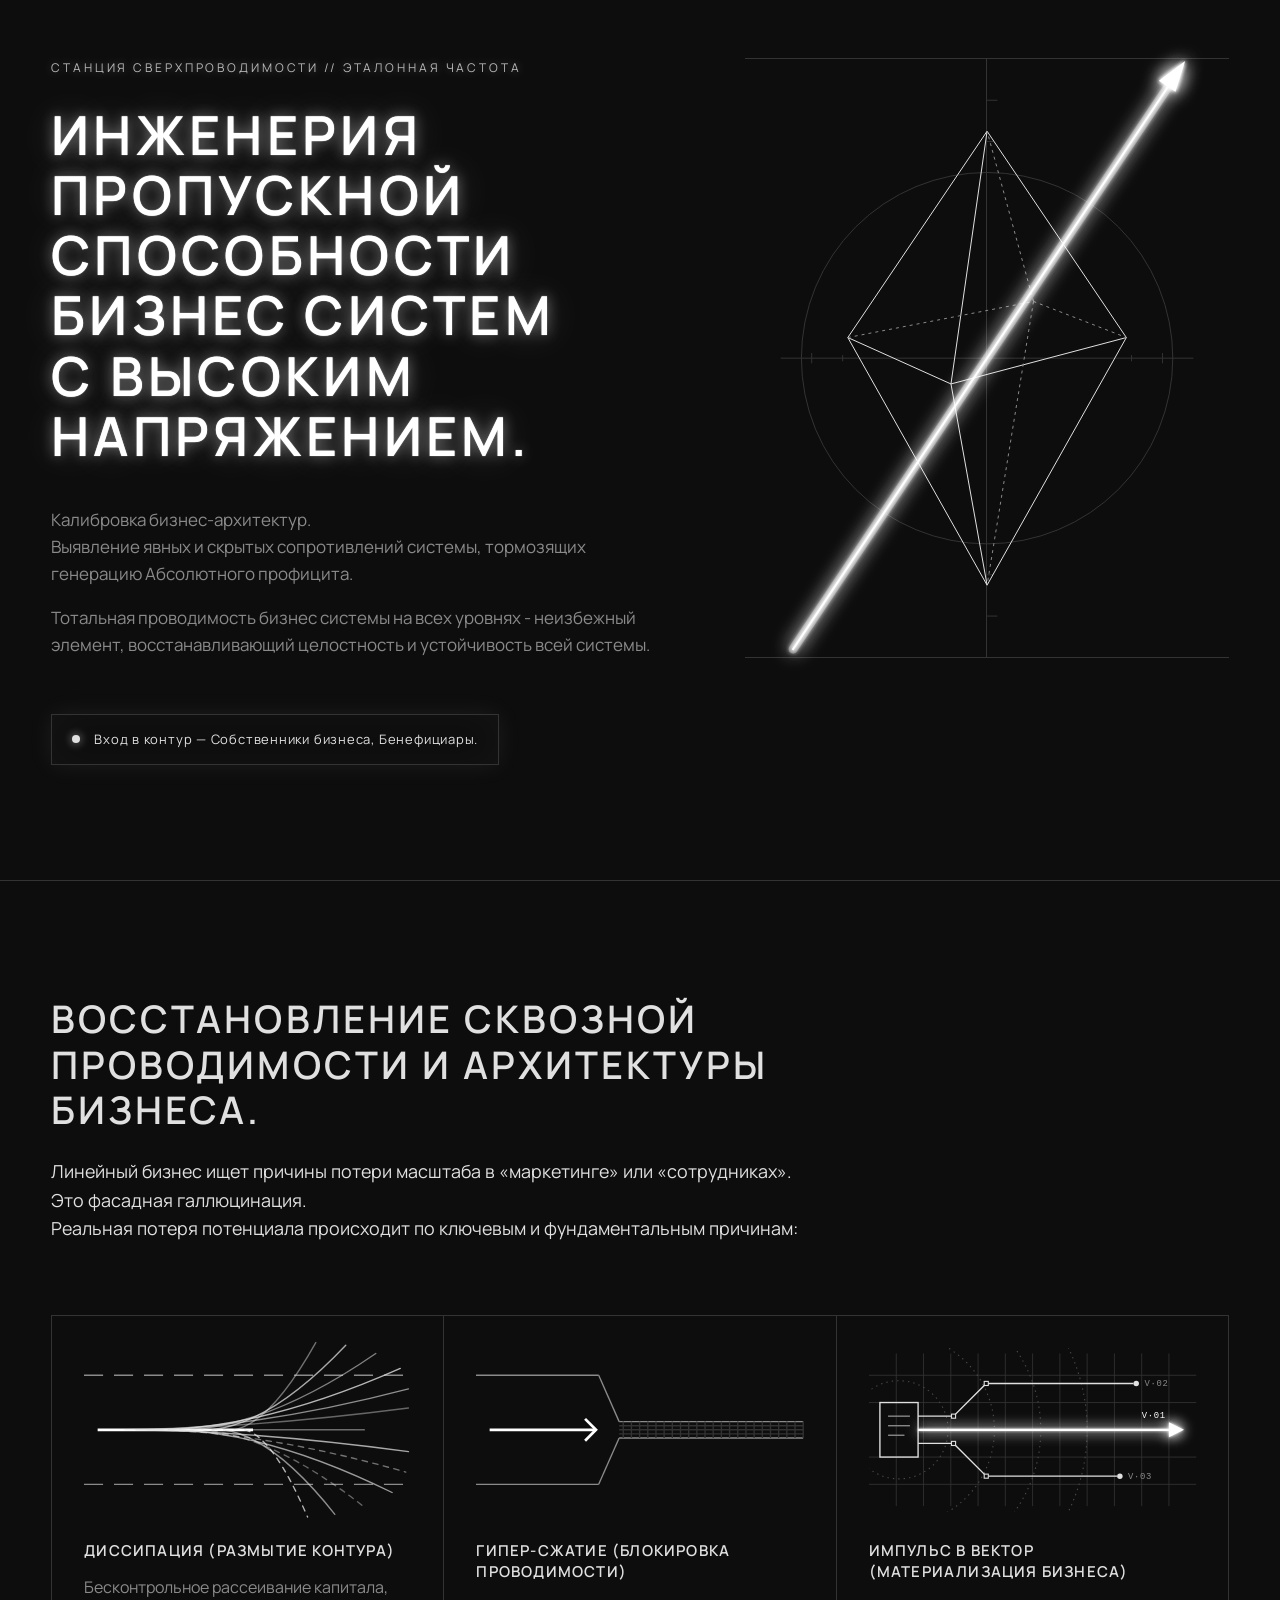
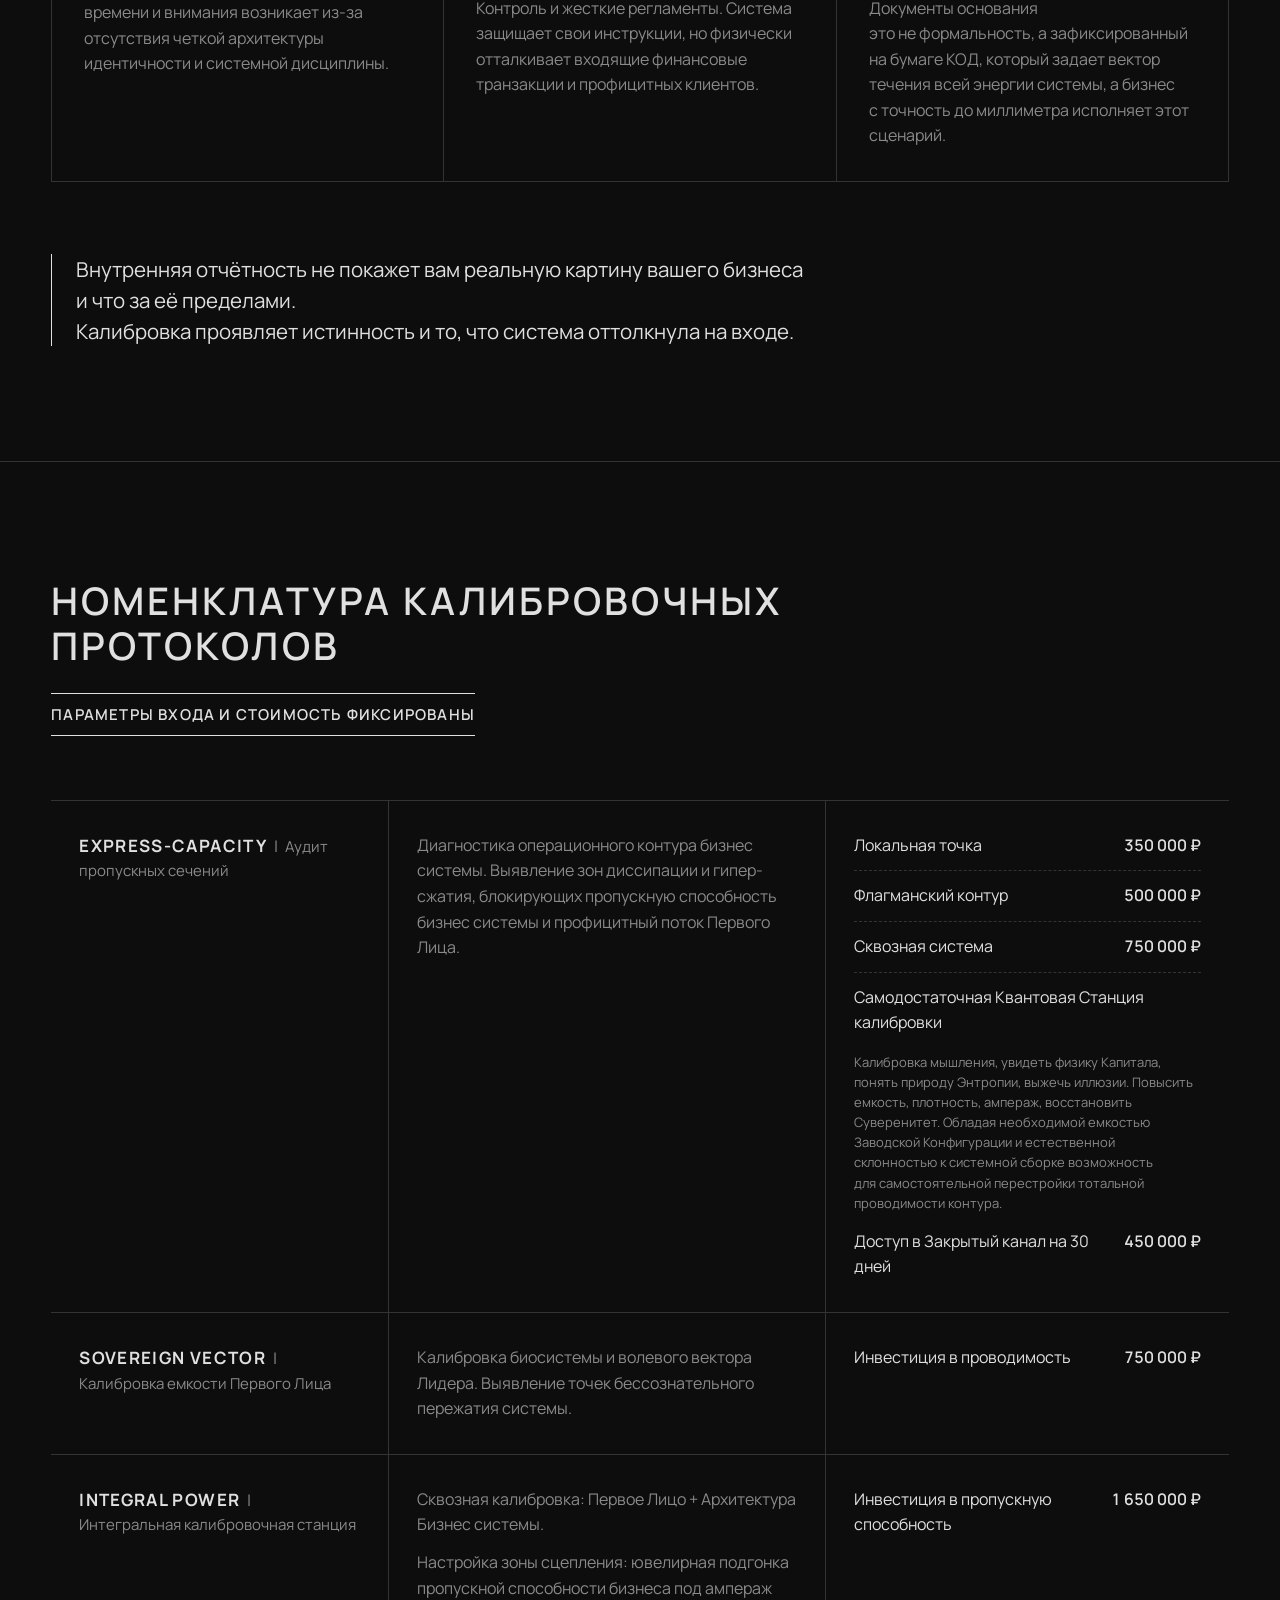
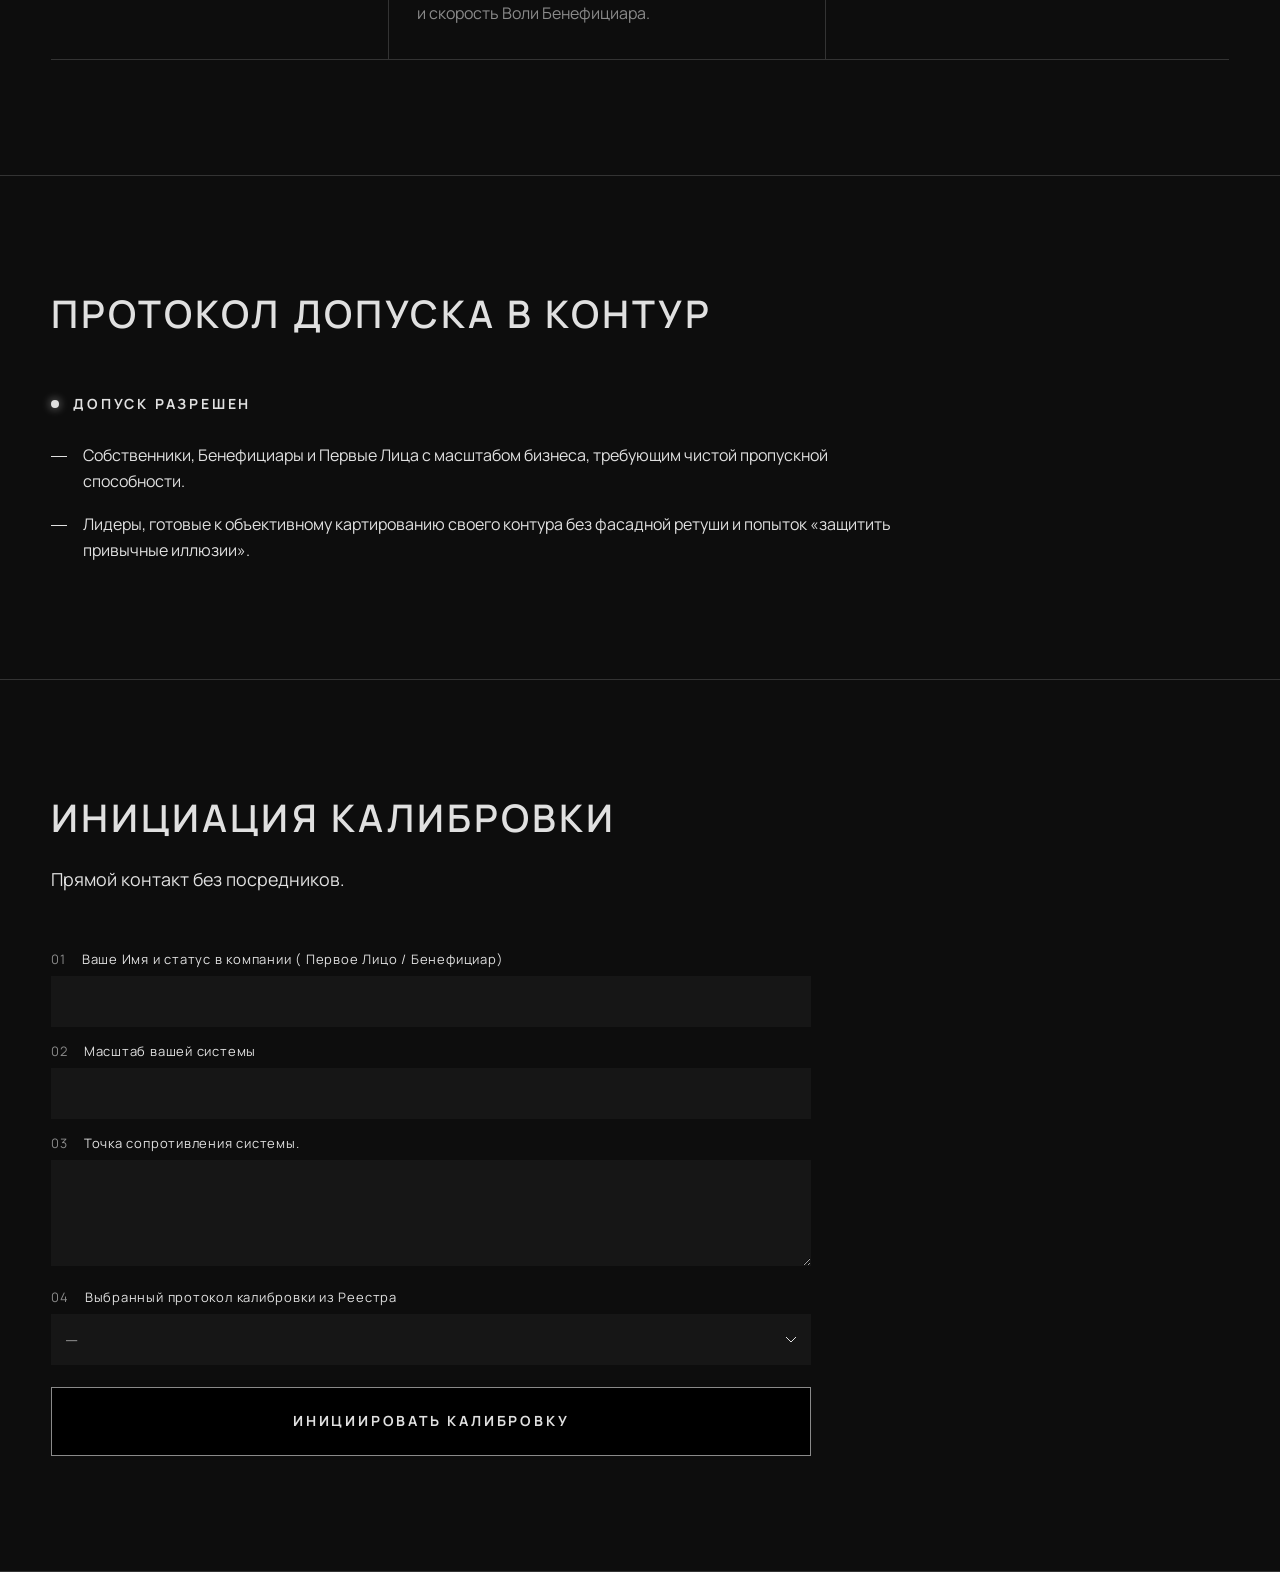
<file: index.html>
<!doctype html>
<html lang="ru">
<head>
  <meta charset="utf-8">
  <meta name="viewport" content="width=device-width, initial-scale=1">
  <!-- Название страницы — моё, бренда в материалах нет -->
  <title>Станция сверхпроводимости</title>
  <link rel="preconnect" href="https://fonts.googleapis.com">
  <link rel="preconnect" href="https://fonts.gstatic.com" crossorigin>
  <!-- Space Grotesk не поддерживает кириллицу, поэтому взят Manrope (моя замена) -->
  <link href="https://fonts.googleapis.com/css2?family=Manrope:wght@300;400;500;600;700&display=swap" rel="stylesheet">
  <link rel="stylesheet" href="css/style.css?v=8">
</head>
<body>

<main class="frame">

  <!-- 1. ДЕКЛАРАЦИЯ СУВЕРЕНИТЕТА -->
  <section class="block hero" id="declaration">
    <div class="hero__grid">
      <div class="hero__text">
        <p class="overline">СТАНЦИЯ СВЕРХПРОВОДИМОСТИ // ЭТАЛОННАЯ ЧАСТОТА</p>
        <h1 class="h1">Инженерия пропускной способности бизнес систем с&nbsp;высоким напряжением.</h1>
        <div class="manifest">
          <p>Калибровка бизнес-архитектур.<br>Выявление явных и&nbsp;скрытых сопротивлений системы, тормозящих генерацию Абсолютного профицита.</p>
          <p>Тотальная проводимость бизнес системы на&nbsp;всех уровнях&nbsp;- неизбежный элемент, восстанавливающий целостность и&nbsp;устойчивость всей системы.</p>
        </div>
      </div>
      <!-- Кристалл/вектор проводимости — моя графика по описанию из концепции -->
      <figure class="hero__art" aria-hidden="true">
        <!-- Вытянутые пропорции: верхняя и нижняя линии совпадают с краями текстовой колонки -->
        <svg viewBox="0 0 400 580" fill="none" preserveAspectRatio="xMidYMid meet">
          <defs>
            <!-- Свечение SVG-фильтром: CSS drop-shadow на SVG не работает в Safari (iPhone) -->
            <!-- Стрела — световой разрез («как молния пробивает», референс заказчицы): ядро + широкое свечение -->
            <filter id="glow-vector" x="-30%" y="-30%" width="160%" height="160%">
              <feGaussianBlur stdDeviation="2" result="b1"/>
              <feGaussianBlur stdDeviation="9" result="b2"/>
              <feMerge><feMergeNode in="b2"/><feMergeNode in="b2"/><feMergeNode in="b1"/><feMergeNode in="b1"/><feMergeNode in="SourceGraphic"/></feMerge>
            </filter>
            <filter id="glow-node" x="-300%" y="-300%" width="700%" height="700%">
              <feGaussianBlur stdDeviation="4" result="b"/>
              <feMerge><feMergeNode in="b"/><feMergeNode in="SourceGraphic"/></feMerge>
            </filter>
          </defs>
          <g class="art-grid">
            <line x1="0" y1="290" x2="400" y2="290"/>
            <circle cx="200" cy="290" r="180"/>
          </g>
          <g class="art-ticks">
            <line x1="200" y1="40" x2="210" y2="40"/><line x1="200" y1="80" x2="206" y2="80"/>
            <line x1="200" y1="500" x2="206" y2="500"/><line x1="200" y1="540" x2="210" y2="540"/>
            <line x1="30" y1="285" x2="30" y2="295"/><line x1="60" y1="287" x2="60" y2="293"/>
            <line x1="340" y1="287" x2="340" y2="293"/><line x1="370" y1="285" x2="370" y2="295"/>
          </g>
          <!-- Объёмный кристалл — возвращён вид 03.11 (до фронтального варианта); задние рёбра пунктиром -->
          <g class="art-crystal">
            <polygon points="200,70 335,270 200,510 65,270"/>
            <polyline points="65,270 165,315 335,270"/>
            <line x1="165" y1="315" x2="200" y2="70"/>
            <line x1="165" y1="315" x2="200" y2="510"/>
            <polyline class="back" points="65,270 245,235 335,270"/>
            <line class="back" x1="245" y1="235" x2="200" y2="70"/>
            <line class="back" x1="245" y1="235" x2="200" y2="510"/>
          </g>
          <!-- Стрела калибровки: от низа ромба насквозь через центр и за пределы фигуры -->
          <g class="art-vector" filter="url(#glow-vector)">
            <line class="halo" x1="12" y1="572" x2="380" y2="20"/>
            <line x1="12" y1="572" x2="380" y2="20"/>
            <polygon points="392,2 382.6,31.7 366.6,21.1"/>
          </g>
        </svg>
      </figure>
    </div>
    <!-- По просьбе заказчицы: вход в контур — в конце раздела, за ромбом -->
    <p class="status"><span class="status__lamp" aria-hidden="true"></span>Вход в&nbsp;контур&nbsp;— Собственники бизнеса, Бенефициары.</p>
  </section>

  <!-- 2. ФИЗИКА ПРОВОДИМОСТИ СИСТЕМЫ -->
  <section class="block" id="physics">
    <h2 class="h2">Восстановление сквозной проводимости и&nbsp;архитектуры бизнеса.</h2>
    <p class="lead">Линейный бизнес ищет причины потери масштаба в&nbsp;«маркетинге» или&nbsp;«сотрудниках». Это&nbsp;фасадная галлюцинация.<br>Реальная потеря потенциала происходит по&nbsp;ключевым и&nbsp;фундаментальным причинам:</p>

    <div class="cells cells--3">
      <!-- Схемы каналов — моя графика по описанию из концепции -->
      <article class="cell">
        <svg class="scheme" viewBox="0 0 240 120" fill="none" aria-hidden="true">
          <line class="wall" x1="0" y1="20" x2="240" y2="20" stroke-dasharray="14 8"/>
          <line class="wall" x1="0" y1="100" x2="240" y2="100" stroke-dasharray="14 8"/>
          <!-- Линии отходят от самого луча по его длине и идут только вперёд; луч дальше слабеет -->
          <line class="flow flow--strong" x1="10" y1="60" x2="124" y2="60"/>
          <line class="ray-tail" x1="124" y1="60" x2="206" y2="60"/>
          <g class="branches">
            <path d="M30 60 Q123.6 58.7 238 44" opacity="0.42"/>
            <path d="M38 60 Q128.0 61.3 238 76" opacity="0.74"/>
            <path d="M46 60 Q132.4 57.6 238 30" opacity="0.61"/>
            <path d="M54 60 Q135.9 62.5 236 91" opacity="0.48" stroke-dasharray="4 4"/>
            <path d="M62 60 Q138.5 56.4 232 15" opacity="0.80"/>
            <path d="M70 60 Q140.2 63.7 226 106" opacity="0.67"/>
            <path d="M78 60 Q139.2 55.5 214 4" opacity="0.55"/>
            <path d="M86 60 Q140.0 64.6 206 117" opacity="0.42" stroke-dasharray="4 4"/>
            <path d="M94 60 Q138.1 55.0 192 -2" opacity="0.74"/>
            <path d="M102 60 Q138.9 65.0 184 122" opacity="0.61"/>
            <path d="M110 60 Q137.0 54.9 170 -4" opacity="0.48"/>
            <path d="M118 60 Q138.7 65.1 164 124" opacity="0.80" stroke-dasharray="4 4"/>
          </g>
        </svg>
        <h3 class="h3">ДИССИПАЦИЯ (Размытие контура)</h3>
        <p>Бесконтрольное рассеивание капитала, времени и&nbsp;внимания возникает из-за отсутствия четкой архитектуры идентичности и&nbsp;системной дисциплины.</p>
      </article>

      <article class="cell">
        <svg class="scheme" viewBox="0 0 240 120" fill="none" aria-hidden="true">
          <line class="wall" x1="0" y1="20" x2="90" y2="20"/>
          <line class="wall" x1="90" y1="20" x2="105" y2="54"/>
          <line class="wall" x1="105" y1="54" x2="240" y2="54"/>
          <line class="wall" x1="0" y1="100" x2="90" y2="100"/>
          <line class="wall" x1="90" y1="100" x2="105" y2="66"/>
          <line class="wall" x1="105" y1="66" x2="240" y2="66"/>
          <g class="mesh">
            <line x1="105" y1="57" x2="240" y2="57"/><line x1="105" y1="60" x2="240" y2="60"/><line x1="105" y1="63" x2="240" y2="63"/>
          </g>
          <g class="mesh"><line x1="108" y1="54" x2="108" y2="66"/><line x1="114" y1="54" x2="114" y2="66"/><line x1="120" y1="54" x2="120" y2="66"/><line x1="126" y1="54" x2="126" y2="66"/><line x1="132" y1="54" x2="132" y2="66"/><line x1="138" y1="54" x2="138" y2="66"/><line x1="144" y1="54" x2="144" y2="66"/><line x1="150" y1="54" x2="150" y2="66"/><line x1="156" y1="54" x2="156" y2="66"/><line x1="162" y1="54" x2="162" y2="66"/><line x1="168" y1="54" x2="168" y2="66"/><line x1="174" y1="54" x2="174" y2="66"/><line x1="180" y1="54" x2="180" y2="66"/><line x1="186" y1="54" x2="186" y2="66"/><line x1="192" y1="54" x2="192" y2="66"/><line x1="198" y1="54" x2="198" y2="66"/><line x1="204" y1="54" x2="204" y2="66"/><line x1="210" y1="54" x2="210" y2="66"/><line x1="216" y1="54" x2="216" y2="66"/><line x1="222" y1="54" x2="222" y2="66"/><line x1="228" y1="54" x2="228" y2="66"/><line x1="234" y1="54" x2="234" y2="66"/><line x1="240" y1="54" x2="240" y2="66"/></g>
          <line class="flow flow--strong" x1="10" y1="60" x2="88" y2="60"/>
          <polyline class="flow flow--strong" points="80,52 88,60 80,68"/>
        </svg>
        <h3 class="h3">ГИПЕР-СЖАТИЕ (Блокировка проводимости)</h3>
        <p>Контроль и&nbsp;жесткие регламенты. Система защищает свои инструкции, но&nbsp;физически отталкивает входящие финансовые транзакции и&nbsp;профицитных клиентов.</p>
      </article>

      <article class="cell">
        <!-- По референсу заказчицы (радар): поле с сеткой, из документа-«кода» выходят векторы,
             каждый своим отдельным маршрутом; метки V·01–03 — мои -->
        <svg class="scheme scheme--radar" viewBox="0 0 240 120" fill="none" aria-hidden="true">
          <defs>
            <clipPath id="radar-clip"><rect x="0" y="0" width="240" height="120"/></clipPath>
            <!-- «молния пробивает»: тонкое ядро + широкое мягкое свечение -->
            <filter id="cut-impulse" x="-10%" y="-400%" width="120%" height="900%">
              <feGaussianBlur stdDeviation="1.2" result="b1"/>
              <feGaussianBlur stdDeviation="4.5" result="b2"/>
              <feMerge><feMergeNode in="b2"/><feMergeNode in="b2"/><feMergeNode in="b1"/><feMergeNode in="SourceGraphic"/></feMerge>
            </filter>
          </defs>
          <g class="radar-grid"><line x1="20" y1="4" x2="20" y2="116"/><line x1="40" y1="4" x2="40" y2="116"/><line x1="60" y1="4" x2="60" y2="116"/><line x1="80" y1="4" x2="80" y2="116"/><line x1="100" y1="4" x2="100" y2="116"/><line x1="120" y1="4" x2="120" y2="116"/><line x1="140" y1="4" x2="140" y2="116"/><line x1="160" y1="4" x2="160" y2="116"/><line x1="180" y1="4" x2="180" y2="116"/><line x1="200" y1="4" x2="200" y2="116"/><line x1="220" y1="4" x2="220" y2="116"/><line x1="0" y1="20" x2="240" y2="20"/><line x1="0" y1="40" x2="240" y2="40"/><line x1="0" y1="80" x2="240" y2="80"/><line x1="0" y1="100" x2="240" y2="100"/></g>
          <g class="radar-rings" clip-path="url(#radar-clip)">
            <circle cx="22" cy="60" r="36"/><circle cx="22" cy="60" r="70"/><circle cx="22" cy="60" r="104"/><circle cx="22" cy="60" r="138"/>
          </g>
          <!-- «Код» основания: документ, из которого выходят векторы -->
          <rect class="doc" x="8" y="40" width="28" height="40"/>
          <g class="doc-lines"><line x1="14" y1="50" x2="30" y2="50"/><line x1="14" y1="57" x2="30" y2="57"/><line x1="14" y1="64" x2="26" y2="64"/></g>
          <g class="routes">
            <polyline points="36,50 62,50 86,26 194,26"/>
            <polyline points="36,70 62,70 86,94 182,94"/>
          </g>
          <g class="route-nodes">
            <rect x="60.5" y="48.5" width="3" height="3"/><rect x="84.5" y="24.5" width="3" height="3"/>
            <rect x="60.5" y="68.5" width="3" height="3"/><rect x="84.5" y="92.5" width="3" height="3"/>
          </g>
          <g class="route-ends"><circle cx="196" cy="26" r="2"/><circle cx="184" cy="94" r="2"/></g>
          <g class="cut" filter="url(#cut-impulse)">
            <line x1="36" y1="60" x2="222" y2="60"/>
            <polygon points="231,60 220,54.5 220,65.5"/>
          </g>
          <g class="radar-label">
            <text x="202" y="28">V·02</text>
            <text x="190" y="96">V·03</text>
            <text x="200" y="51">V·01</text>
          </g>
        </svg>
        <h3 class="h3">ИМПУЛЬС В&nbsp;ВЕКТОР (материализация бизнеса)</h3>
        <p>Документы основания это&nbsp;не&nbsp;формальность, а&nbsp;зафиксированный на&nbsp;бумаге КОД, который задает вектор течения всей энергии системы, а&nbsp;бизнес с&nbsp;точность до&nbsp;миллиметра исполняет этот сценарий.</p>
      </article>
    </div>

    <p class="summary">Внутренняя отчётность не&nbsp;покажет вам реальную картину вашего бизнеса и&nbsp;что&nbsp;за&nbsp;её пределами.<br>Калибровка проявляет истинность и&nbsp;то, что&nbsp;система оттолкнула на&nbsp;входе.</p>
  </section>

  <!-- 3. РЕЕСТР ПРОТОКОЛОВ -->
  <section class="block" id="registry">
    <h2 class="h2">Номенклатура калибровочных протоколов</h2>
    <p class="fixed">Параметры входа и&nbsp;стоимость фиксированы</p>

    <div class="spec">
      <article class="spec__row">
        <div class="spec__code"><span class="code">EXPRESS-CAPACITY</span> <span class="sep">|</span> <span class="name">Аудит пропускных сечений</span></div>
        <div class="spec__body">
          <p>Диагностика операционного контура бизнес системы. Выявление зон диссипации и&nbsp;гипер-сжатия, блокирующих пропускную способность бизнес системы и&nbsp;профицитный поток Первого Лица.</p>
        </div>
        <ul class="spec__prices">
          <li><span>Локальная точка</span><b>350&nbsp;000&nbsp;₽</b></li>
          <li><span>Флагманский контур</span><b>500&nbsp;000&nbsp;₽</b></li>
          <li><span>Сквозная система</span><b>750&nbsp;000&nbsp;₽</b></li>
          <li class="spec__station">
            <span class="spec__station-name">Самодостаточная Квантовая Станция калибровки</span>
            <p>Калибровка мышления, увидеть физику Капитала, понять природу Энтропии, выжечь иллюзии. Повысить емкость, плотность, ампераж, восстановить Суверенитет. Обладая необходимой емкостью Заводской Конфигурации и&nbsp;естественной склонностью к&nbsp;системной сборке возможность для&nbsp;самостоятельной перестройки тотальной проводимости контура.</p>
            <div class="spec__station-price"><span>Доступ в&nbsp;Закрытый канал на&nbsp;30 дней</span><b>450&nbsp;000&nbsp;₽</b></div>
          </li>
        </ul>
      </article>

      <article class="spec__row">
        <div class="spec__code"><span class="code">SOVEREIGN VECTOR</span> <span class="sep">|</span> <span class="name">Калибровка емкости Первого Лица</span></div>
        <div class="spec__body">
          <p>Калибровка биосистемы и&nbsp;волевого вектора Лидера. Выявление точек бессознательного пережатия системы.</p>
        </div>
        <ul class="spec__prices">
          <li><span>Инвестиция в&nbsp;проводимость</span><b>750&nbsp;000&nbsp;₽</b></li>
        </ul>
      </article>

      <article class="spec__row">
        <div class="spec__code"><span class="code">INTEGRAL POWER</span> <span class="sep">|</span> <span class="name">Интегральная калибровочная станция</span></div>
        <div class="spec__body">
          <p>Сквозная калибровка: Первое Лицо + Архитектура Бизнес системы.</p>
          <p>Настройка зоны сцепления: ювелирная подгонка пропускной способности бизнеса под&nbsp;ампераж и&nbsp;скорость Воли Бенефициара.</p>
        </div>
        <ul class="spec__prices">
          <li><span>Инвестиция в&nbsp;пропускную способность</span><b>1&nbsp;650&nbsp;000&nbsp;₽</b></li>
        </ul>
      </article>
    </div>
  </section>

  <!-- 4. ФИЛЬТР ВХОДА -->
  <section class="block" id="filter">
    <h2 class="h2">Протокол допуска в&nbsp;контур</h2>
    <!-- Блок «Отказ в доступе» не добавлен: его нет в текстах (открытый вопрос в BRIEF.md) -->
    <div class="gate">
      <p class="gate__status"><span class="status__lamp" aria-hidden="true"></span>ДОПУСК РАЗРЕШЕН</p>
      <ul class="gate__list">
        <li>Собственники, Бенефициары и&nbsp;Первые Лица с&nbsp;масштабом бизнеса, требующим чистой пропускной способности.</li>
        <li>Лидеры, готовые к&nbsp;объективному картированию своего контура без&nbsp;фасадной ретуши и&nbsp;попыток «защитить привычные иллюзии».</li>
      </ul>
    </div>
  </section>

  <!-- 5. ПОРТАЛ ВХОДА -->
  <section class="block" id="portal">
    <h2 class="h2">Инициация калибровки</h2>
    <p class="lead">Прямой контакт без&nbsp;посредников.</p>

    <!-- Обработчик формы не подключён: адреса отправки в материалах нет -->
    <form class="terminal" action="#" method="post" novalidate>
      <label class="field">
        <span class="field__label"><i>01</i>Ваше Имя и&nbsp;статус в&nbsp;компании&nbsp;(&nbsp;Первое Лицо / Бенефициар)</span>
        <input type="text" name="name" autocomplete="name" required>
      </label>
      <label class="field">
        <span class="field__label"><i>02</i>Масштаб вашей системы</span>
        <input type="text" name="scale" required>
      </label>
      <label class="field">
        <span class="field__label"><i>03</i>Точка сопротивления системы.</span>
        <textarea name="resistance" rows="3" required></textarea>
      </label>
      <label class="field">
        <span class="field__label"><i>04</i>Выбранный протокол калибровки из&nbsp;Реестра</span>
        <select name="protocol" required>
          <option value="" selected disabled>—</option>
          <optgroup label="EXPRESS-CAPACITY | Аудит пропускных сечений">
            <option>Локальная точка: 350&nbsp;000&nbsp;₽</option>
            <option>Флагманский контур: 500&nbsp;000&nbsp;₽</option>
            <option>Сквозная система: 750&nbsp;000&nbsp;₽</option>
            <option>Самодостаточная Квантовая Станция калибровки: 450&nbsp;000&nbsp;₽</option>
          </optgroup>
          <option>SOVEREIGN VECTOR | Калибровка емкости Первого Лица: 750&nbsp;000&nbsp;₽</option>
          <option>INTEGRAL POWER | Интегральная калибровочная станция: 1&nbsp;650&nbsp;000&nbsp;₽</option>
        </select>
      </label>
      <button class="btn" type="submit">ИНИЦИИРОВАТЬ КАЛИБРОВКУ</button>
    </form>
  </section>

</main>

<script src="js/main.js?v=6"></script>
</body>
</html>
</file>
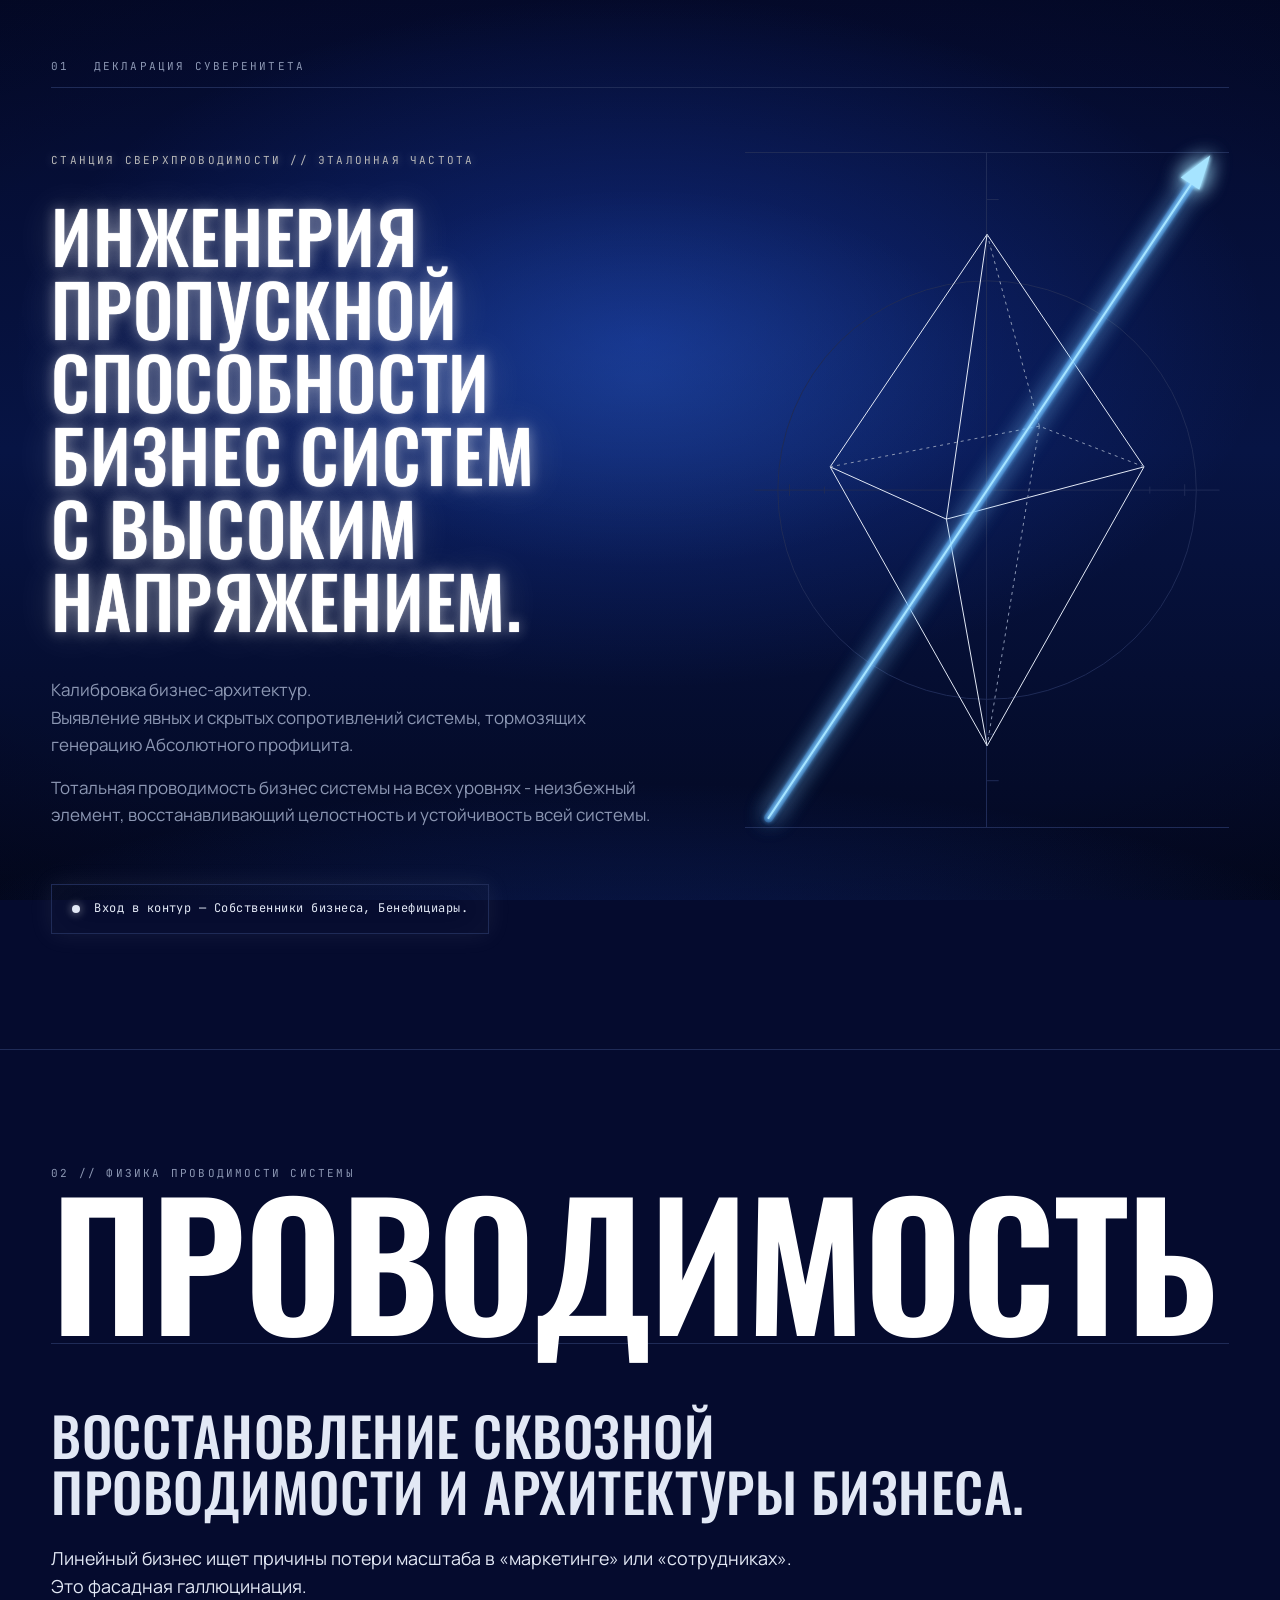
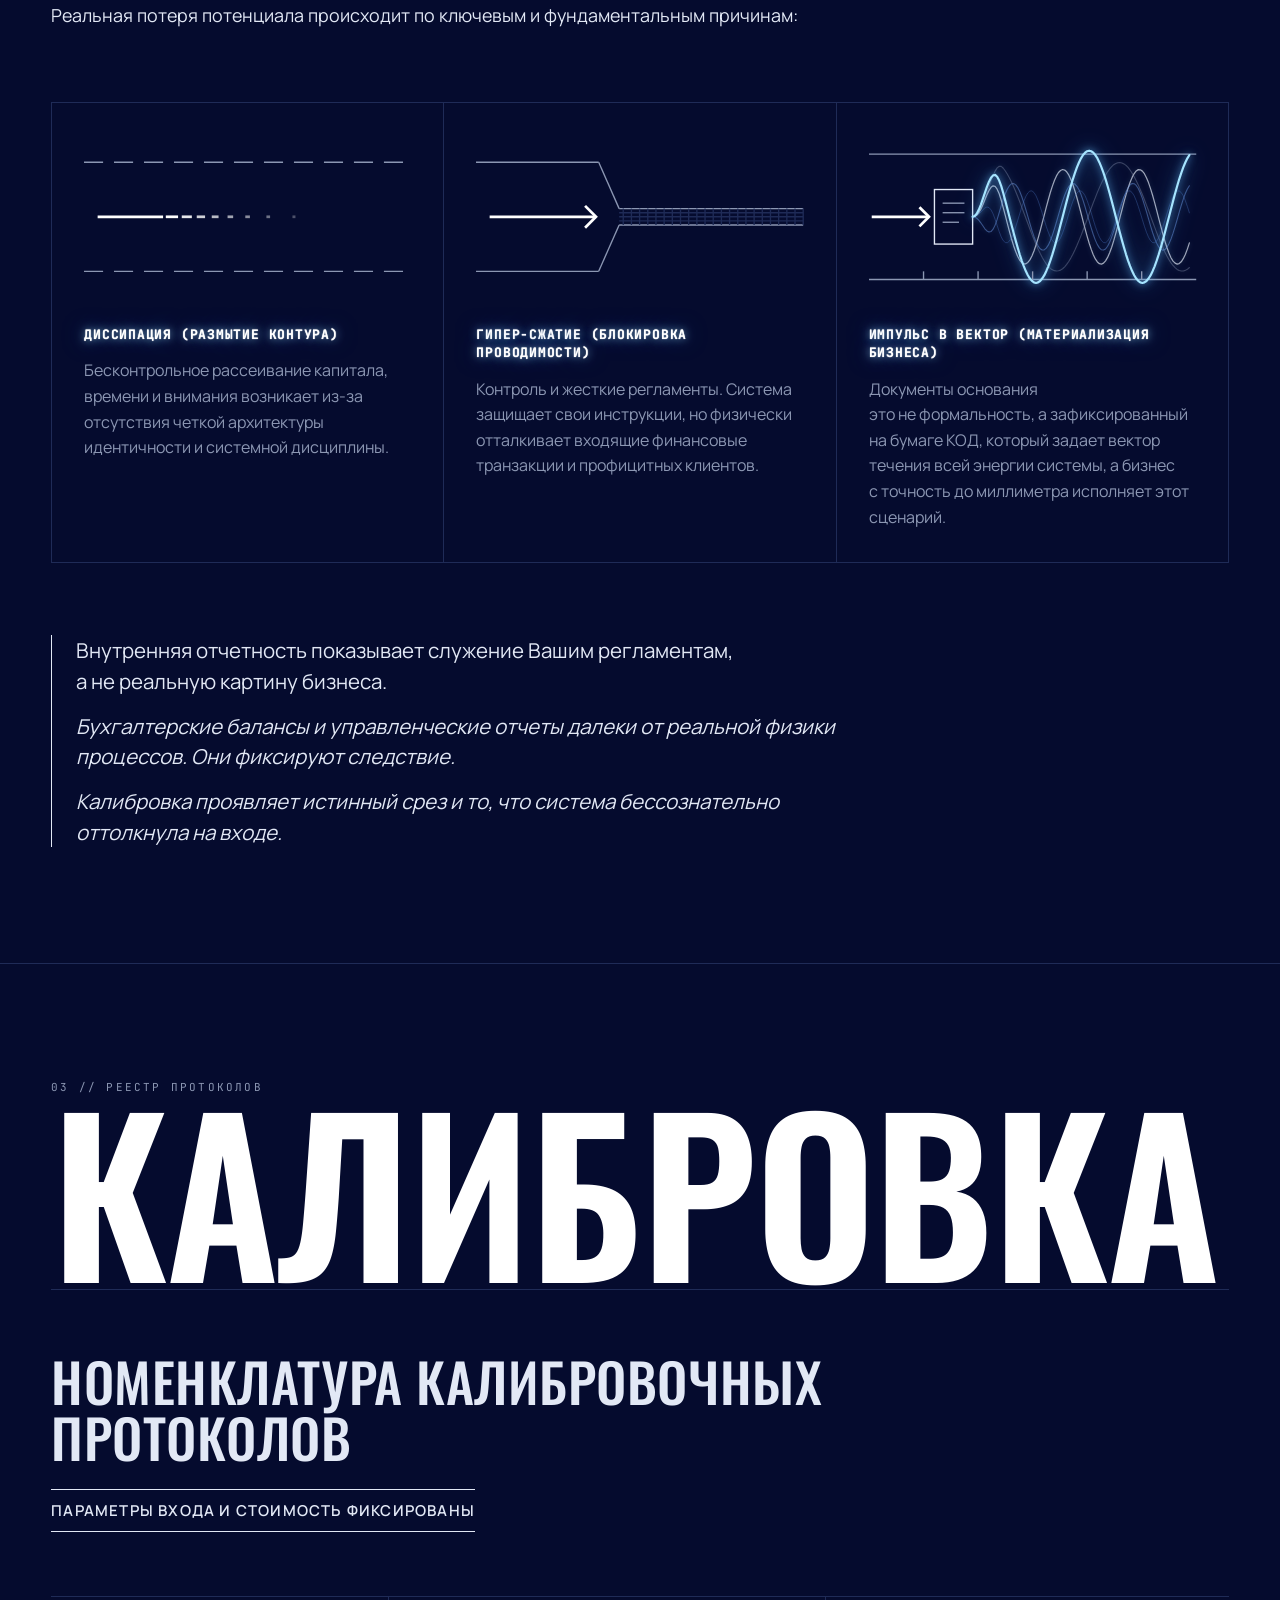
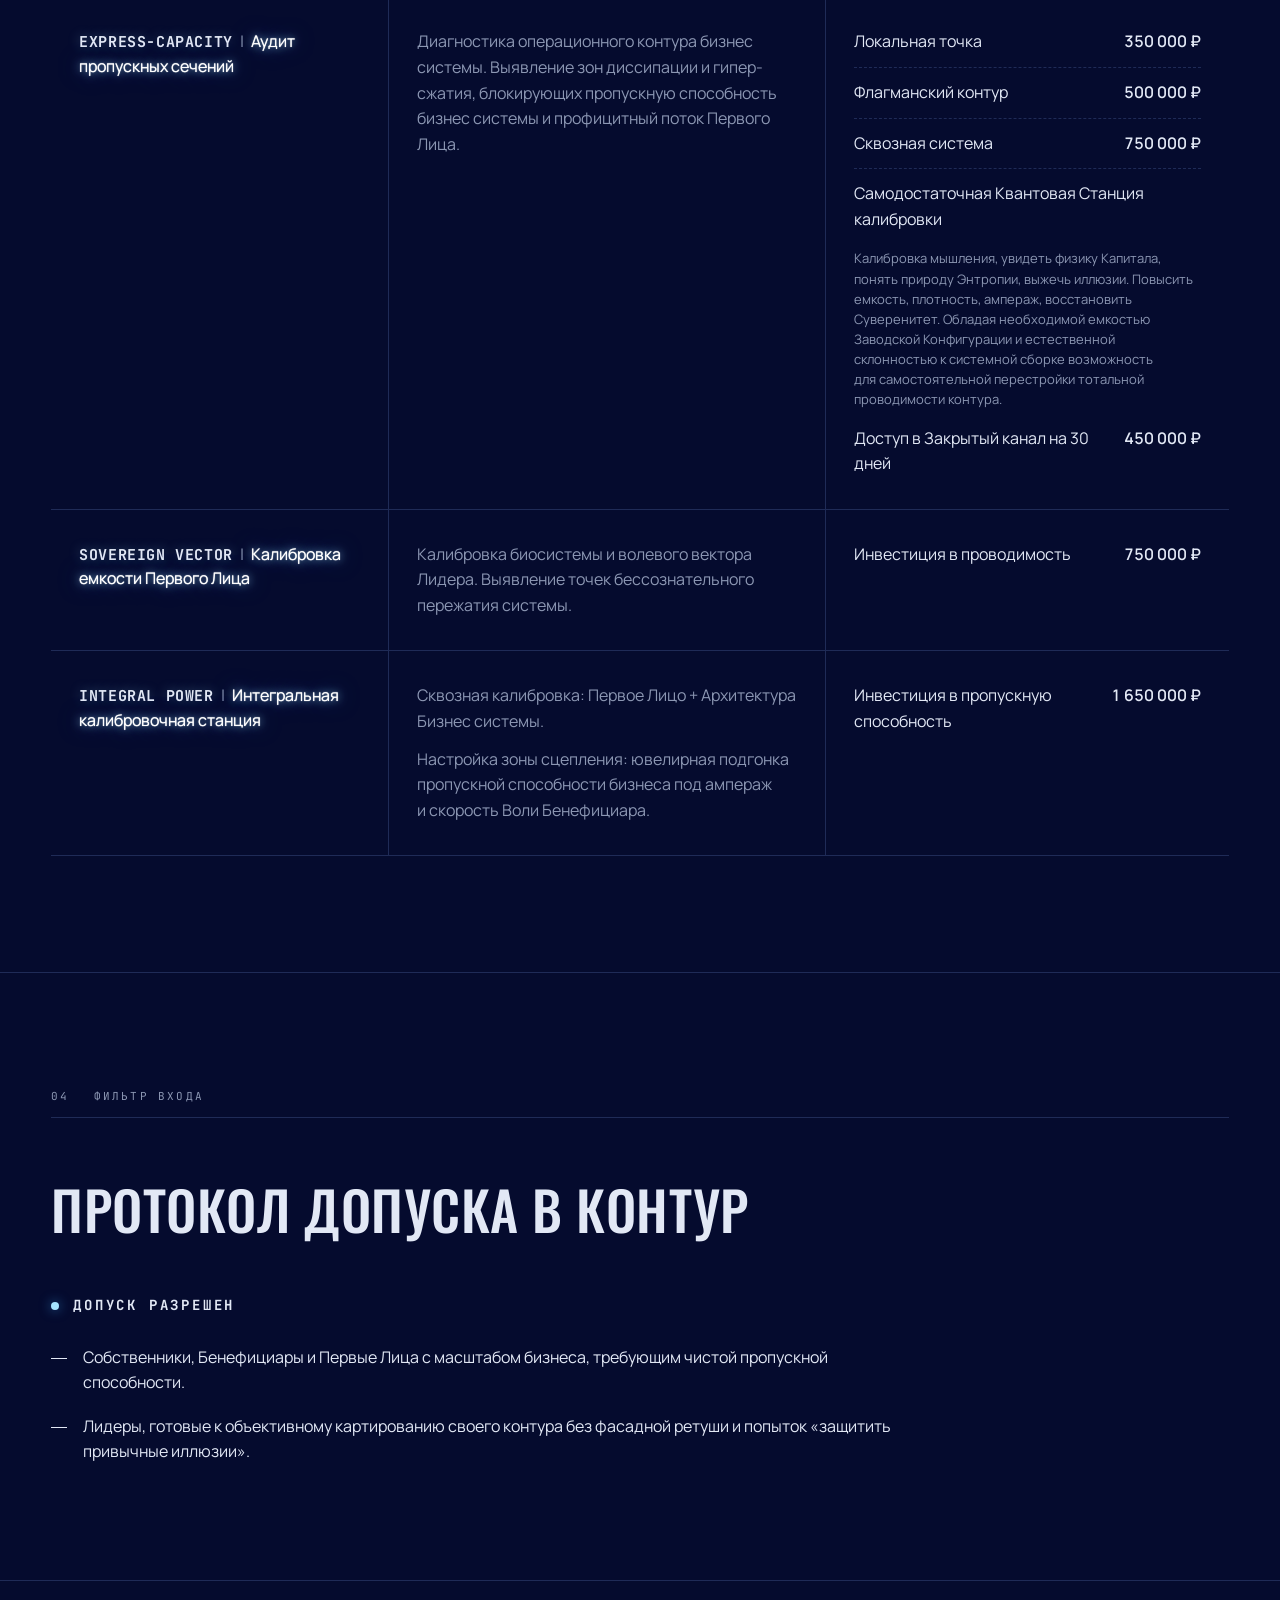
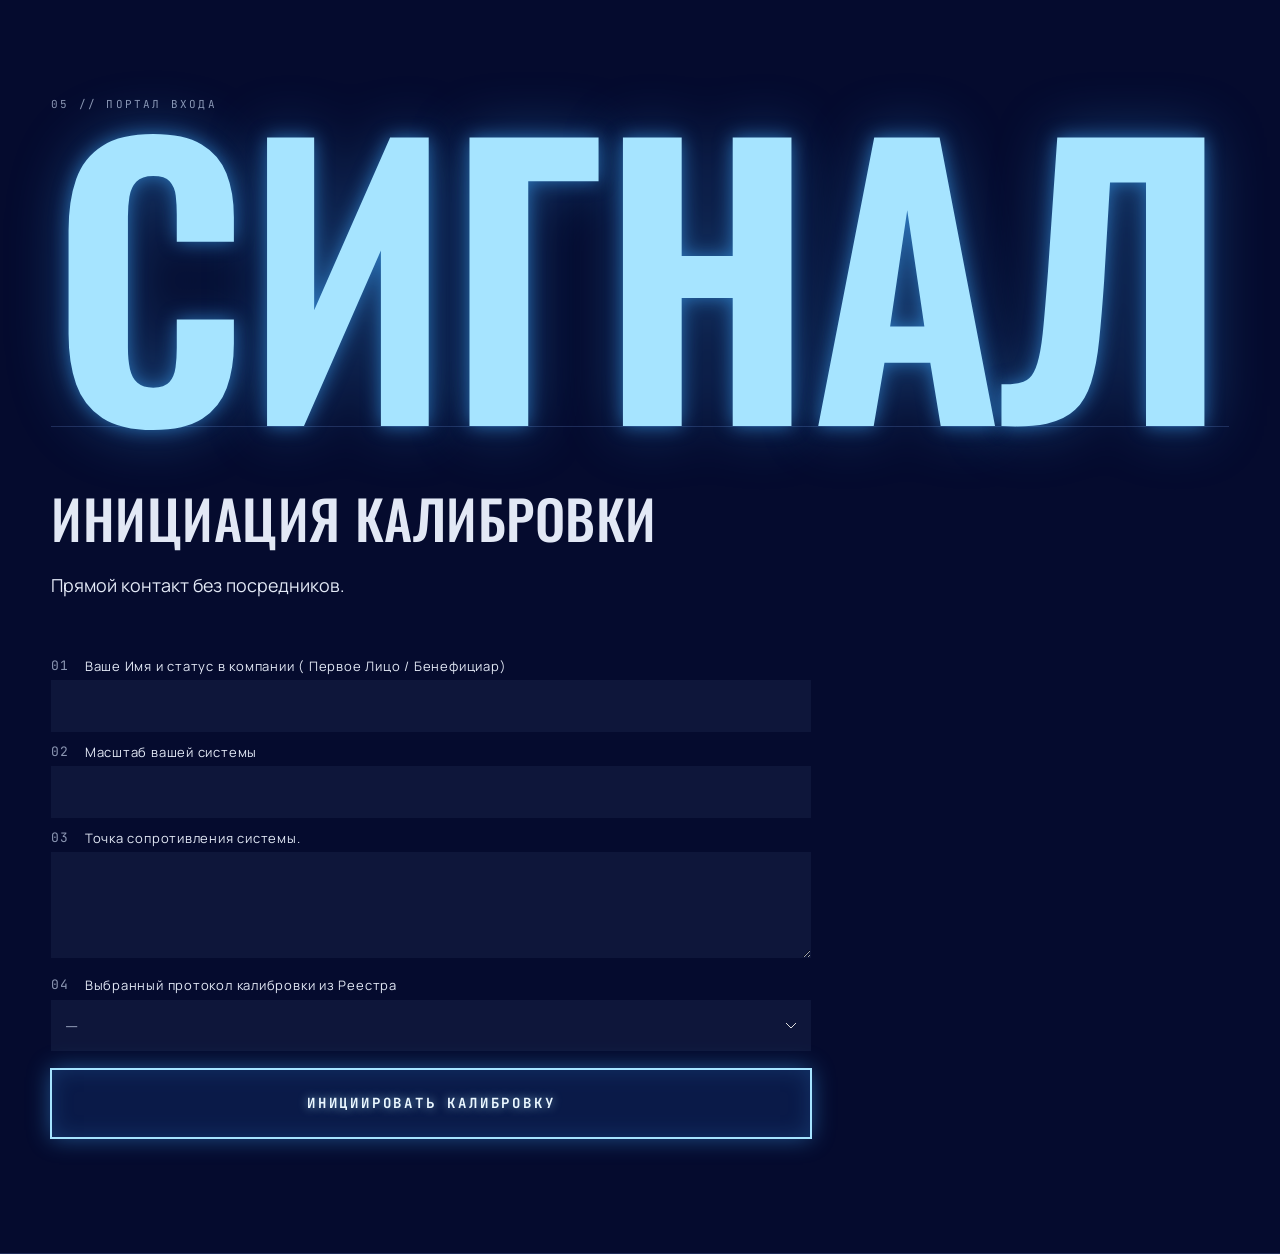
<file: character.html>
<!doctype html>
<html lang="ru">
<head>
  <meta charset="utf-8">
  <meta name="viewport" content="width=device-width, initial-scale=1">
  <!-- Название страницы — моё, бренда в материалах нет -->
  <title>Станция сверхпроводимости — вариант с характером</title>
  <meta name="robots" content="noindex">
  <link rel="preconnect" href="https://fonts.googleapis.com">
  <link rel="preconnect" href="https://fonts.gstatic.com" crossorigin>
  <!-- Space Grotesk не поддерживает кириллицу, поэтому взят Manrope (моя замена).
       Вариант с характером: заголовки — Oswald (узкий), техническая мелочь — JetBrains Mono (мой выбор) -->
  <link href="https://fonts.googleapis.com/css2?family=Manrope:wght@300;400;500;600;700&family=Oswald:wght@400;500;600&family=JetBrains+Mono:wght@400;500;700&display=swap" rel="stylesheet">
  <link rel="stylesheet" href="css/style.css?v=9">
  <link rel="stylesheet" href="css/character.css?v=7">
</head>
<body>

<main class="frame">

  <!-- 1. ДЕКЛАРАЦИЯ СУВЕРЕНИТЕТА -->
  <section class="block hero" id="declaration">
    <div class="block__index"><span>01</span><span>Декларация суверенитета</span></div>
    <div class="hero__grid">
      <div class="hero__text">
        <p class="overline">СТАНЦИЯ СВЕРХПРОВОДИМОСТИ // ЭТАЛОННАЯ ЧАСТОТА</p>
        <h1 class="h1">Инженерия пропускной способности бизнес систем с&nbsp;высоким напряжением.</h1>
        <div class="manifest">
          <p>Калибровка бизнес-архитектур.<br>Выявление явных и&nbsp;скрытых сопротивлений системы, тормозящих генерацию Абсолютного профицита.</p>
          <p>Тотальная проводимость бизнес системы на&nbsp;всех уровнях&nbsp;- неизбежный элемент, восстанавливающий целостность и&nbsp;устойчивость всей системы.</p>
        </div>
      </div>
      <!-- Кристалл/вектор проводимости — моя графика по описанию из концепции -->
      <figure class="hero__art" aria-hidden="true">
        <!-- Вытянутые пропорции: верхняя и нижняя линии совпадают с краями текстовой колонки -->
        <svg viewBox="0 0 400 580" fill="none" preserveAspectRatio="xMidYMid meet">
          <defs>
            <!-- Свечение SVG-фильтром: CSS drop-shadow на SVG не работает в Safari (iPhone) -->
            <!-- Стрела — световой разрез: ядро + широкое свечение (как в основной версии) -->
            <filter id="glow-vector" x="-30%" y="-30%" width="160%" height="160%">
              <feGaussianBlur stdDeviation="2" result="b1"/>
              <feGaussianBlur stdDeviation="9" result="b2"/>
              <feMerge><feMergeNode in="b2"/><feMergeNode in="b2"/><feMergeNode in="b1"/><feMergeNode in="b1"/><feMergeNode in="SourceGraphic"/></feMerge>
            </filter>
          </defs>
          <g class="art-grid">
            <line x1="0" y1="290" x2="400" y2="290"/>
            <circle cx="200" cy="290" r="180"/>
          </g>
          <g class="art-ticks">
            <line x1="200" y1="40" x2="210" y2="40"/><line x1="200" y1="80" x2="206" y2="80"/>
            <line x1="200" y1="500" x2="206" y2="500"/><line x1="200" y1="540" x2="210" y2="540"/>
            <line x1="30" y1="285" x2="30" y2="295"/><line x1="60" y1="287" x2="60" y2="293"/>
            <line x1="340" y1="287" x2="340" y2="293"/><line x1="370" y1="285" x2="370" y2="295"/>
          </g>
          <!-- Объёмный кристалл из основной версии (просьба заказчицы 04.11); задние рёбра пунктиром -->
          <g class="art-crystal">
            <polygon points="200,70 335,270 200,510 65,270"/>
            <polyline points="65,270 165,315 335,270"/>
            <line x1="165" y1="315" x2="200" y2="70"/>
            <line x1="165" y1="315" x2="200" y2="510"/>
            <polyline class="back" points="65,270 245,235 335,270"/>
            <line class="back" x1="245" y1="235" x2="200" y2="70"/>
            <line class="back" x1="245" y1="235" x2="200" y2="510"/>
          </g>
          <!-- Стрела калибровки: от низа ромба насквозь через центр и за пределы фигуры -->
          <g class="art-vector" filter="url(#glow-vector)">
            <line class="halo" x1="12" y1="572" x2="380" y2="20"/>
            <line x1="12" y1="572" x2="380" y2="20"/>
            <polygon points="392,2 382.6,31.7 366.6,21.1"/>
          </g>
        </svg>
      </figure>
    </div>
    <!-- По просьбе заказчицы: вход в контур — под кристаллом, в конце раздела -->
    <p class="status"><span class="status__lamp" aria-hidden="true"></span>Вход в&nbsp;контур&nbsp;— Собственники бизнеса, Бенефициары.</p>
  </section>

  <!-- 2. ФИЗИКА ПРОВОДИМОСТИ СИСТЕМЫ -->
  <section class="block" id="physics">
    <!-- Огромное слово — моя идея для характера, слово из лексики текстов -->
    <div class="mega" aria-hidden="true"><span class="mega__note">02 // Физика проводимости системы</span><span class="mega__word">ПРОВОДИМОСТЬ</span></div>
    <h2 class="h2">Восстановление сквозной проводимости и&nbsp;архитектуры бизнеса.</h2>
    <p class="lead">Линейный бизнес ищет причины потери масштаба в&nbsp;«маркетинге» или&nbsp;«сотрудниках». Это&nbsp;фасадная галлюцинация.<br>Реальная потеря потенциала происходит по&nbsp;ключевым и&nbsp;фундаментальным причинам:</p>

    <div class="cells cells--3">
      <!-- Схемы каналов — моя графика по описанию из концепции -->
      <article class="cell cell--dissipation">
        <svg class="scheme" viewBox="0 0 240 120" fill="none" aria-hidden="true">
          <line class="wall" x1="0" y1="20" x2="240" y2="20" stroke-dasharray="14 8"/>
          <line class="wall" x1="0" y1="100" x2="240" y2="100" stroke-dasharray="14 8"/>
          <!-- Луч рассыпается по своей длине и летит вперёд конусом; глубина — размер и яркость частиц -->
          <line class="flow flow--strong" x1="10" y1="60" x2="58" y2="60"/>
          <line class="ray" x1="60.0" y1="60" x2="69.0" y2="60" opacity="1.00"/>
          <line class="ray" x1="71.7" y1="60" x2="79.1" y2="60" opacity="0.90"/>
          <line class="ray" x1="82.7" y1="60" x2="88.8" y2="60" opacity="0.81"/>
          <line class="ray" x1="93.7" y1="60" x2="98.7" y2="60" opacity="0.72"/>
          <line class="ray" x1="105.3" y1="60" x2="109.4" y2="60" opacity="0.63"/>
          <line class="ray" x1="118.3" y1="60" x2="121.7" y2="60" opacity="0.53"/>
          <line class="ray" x1="133.8" y1="60" x2="136.5" y2="60" opacity="0.42"/>
          <line class="ray" x1="152.9" y1="60" x2="155.1" y2="60" opacity="0.29"/>
          <g class="spray">
            <line x1="115.0" y1="67.4" x2="116.2" y2="67.6" stroke-width="0.60" opacity="0.30"/>
            <line x1="213.0" y1="73.0" x2="214.2" y2="73.1" stroke-width="0.60" opacity="0.30"/>
            <line x1="80.8" y1="59.9" x2="82.1" y2="59.9" stroke-width="0.60" opacity="0.30"/>
            <line x1="98.6" y1="74.3" x2="99.7" y2="74.9" stroke-width="0.60" opacity="0.30"/>
            <line x1="157.7" y1="13.7" x2="158.8" y2="12.9" stroke-width="0.61" opacity="0.31"/>
            <line x1="185.9" y1="10.0" x2="187.0" y2="9.3" stroke-width="0.61" opacity="0.31"/>
            <line x1="65.9" y1="59.1" x2="67.2" y2="59.0" stroke-width="0.62" opacity="0.31"/>
            <line x1="88.1" y1="56.5" x2="89.4" y2="56.2" stroke-width="0.63" opacity="0.32"/>
            <line x1="118.8" y1="71.0" x2="120.2" y2="71.3" stroke-width="0.64" opacity="0.32"/>
            <line x1="109.4" y1="60.3" x2="110.7" y2="60.3" stroke-width="0.64" opacity="0.32"/>
            <line x1="135.6" y1="61.3" x2="137.0" y2="61.3" stroke-width="0.64" opacity="0.32"/>
            <line x1="135.0" y1="87.2" x2="136.1" y2="88.3" stroke-width="0.65" opacity="0.32"/>
            <line x1="118.6" y1="57.4" x2="120.0" y2="57.3" stroke-width="0.65" opacity="0.33"/>
            <line x1="123.9" y1="50.8" x2="125.3" y2="50.5" stroke-width="0.65" opacity="0.33"/>
            <line x1="90.0" y1="64.4" x2="91.5" y2="64.6" stroke-width="0.66" opacity="0.33"/>
            <line x1="151.3" y1="73.1" x2="152.8" y2="73.5" stroke-width="0.66" opacity="0.33"/>
            <line x1="150.7" y1="63.5" x2="152.2" y2="63.6" stroke-width="0.67" opacity="0.33"/>
            <line x1="163.2" y1="60.1" x2="164.7" y2="60.1" stroke-width="0.67" opacity="0.33"/>
            <line x1="126.5" y1="67.5" x2="128.0" y2="67.7" stroke-width="0.67" opacity="0.33"/>
            <line x1="184.9" y1="95.1" x2="186.4" y2="95.5" stroke-width="0.67" opacity="0.34"/>
            <line x1="116.7" y1="35.0" x2="118.1" y2="34.2" stroke-width="0.68" opacity="0.34"/>
            <line x1="50.8" y1="58.6" x2="52.3" y2="58.4" stroke-width="0.68" opacity="0.34"/>
            <line x1="123.8" y1="51.8" x2="125.3" y2="51.7" stroke-width="0.68" opacity="0.34"/>
            <line x1="209.5" y1="26.6" x2="211.0" y2="26.3" stroke-width="0.68" opacity="0.34"/>
            <line x1="136.5" y1="64.9" x2="138.1" y2="65.0" stroke-width="0.69" opacity="0.34"/>
            <line x1="212.9" y1="40.8" x2="214.5" y2="40.6" stroke-width="0.69" opacity="0.35"/>
            <line x1="137.3" y1="72.7" x2="138.8" y2="73.4" stroke-width="0.70" opacity="0.35"/>
            <line x1="93.4" y1="56.9" x2="95.1" y2="56.4" stroke-width="0.71" opacity="0.36"/>
            <line x1="181.0" y1="70.0" x2="182.7" y2="70.2" stroke-width="0.72" opacity="0.36"/>
            <line x1="122.8" y1="69.3" x2="124.6" y2="69.5" stroke-width="0.73" opacity="0.36"/>
            <line x1="181.3" y1="106.0" x2="183.0" y2="106.7" stroke-width="0.74" opacity="0.37"/>
            <line x1="77.9" y1="56.0" x2="79.7" y2="55.7" stroke-width="0.74" opacity="0.37"/>
            <line x1="118.5" y1="71.3" x2="120.4" y2="71.6" stroke-width="0.74" opacity="0.37"/>
            <line x1="92.6" y1="69.8" x2="94.5" y2="70.2" stroke-width="0.75" opacity="0.38"/>
            <line x1="203.0" y1="82.3" x2="205.0" y2="82.6" stroke-width="0.76" opacity="0.38"/>
            <line x1="82.6" y1="59.6" x2="84.5" y2="59.5" stroke-width="0.76" opacity="0.38"/>
            <line x1="89.6" y1="59.9" x2="91.6" y2="59.9" stroke-width="0.76" opacity="0.38"/>
            <line x1="117.5" y1="50.8" x2="119.4" y2="50.4" stroke-width="0.77" opacity="0.38"/>
            <line x1="129.3" y1="51.9" x2="131.3" y2="51.6" stroke-width="0.78" opacity="0.39"/>
            <line x1="100.8" y1="58.2" x2="102.9" y2="58.1" stroke-width="0.80" opacity="0.40"/>
            <line x1="106.9" y1="62.6" x2="109.1" y2="62.7" stroke-width="0.81" opacity="0.40"/>
            <line x1="70.3" y1="60.7" x2="72.5" y2="60.7" stroke-width="0.81" opacity="0.40"/>
            <line x1="199.6" y1="49.3" x2="201.8" y2="49.2" stroke-width="0.81" opacity="0.41"/>
            <line x1="190.2" y1="115.1" x2="192.3" y2="116.2" stroke-width="0.83" opacity="0.42"/>
            <line x1="129.9" y1="60.2" x2="132.3" y2="60.2" stroke-width="0.85" opacity="0.42"/>
            <line x1="127.7" y1="65.3" x2="130.1" y2="65.9" stroke-width="0.85" opacity="0.43"/>
            <line x1="95.5" y1="66.5" x2="97.9" y2="67.1" stroke-width="0.87" opacity="0.43"/>
            <line x1="78.8" y1="60.1" x2="81.3" y2="60.1" stroke-width="0.88" opacity="0.44"/>
            <line x1="74.7" y1="63.0" x2="77.1" y2="63.5" stroke-width="0.88" opacity="0.44"/>
            <line x1="146.8" y1="103.6" x2="149.0" y2="104.9" stroke-width="0.88" opacity="0.44"/>
            <line x1="110.0" y1="73.1" x2="112.5" y2="73.7" stroke-width="0.89" opacity="0.44"/>
            <line x1="91.8" y1="55.2" x2="94.4" y2="54.8" stroke-width="0.90" opacity="0.45"/>
            <line x1="165.2" y1="68.6" x2="167.8" y2="68.9" stroke-width="0.91" opacity="0.45"/>
            <line x1="190.5" y1="65.3" x2="193.2" y2="65.4" stroke-width="0.92" opacity="0.46"/>
            <line x1="214.8" y1="86.8" x2="217.4" y2="87.4" stroke-width="0.92" opacity="0.46"/>
            <line x1="105.6" y1="64.4" x2="108.4" y2="64.9" stroke-width="0.95" opacity="0.47"/>
            <line x1="86.6" y1="66.9" x2="89.5" y2="67.3" stroke-width="0.97" opacity="0.48"/>
            <line x1="122.5" y1="43.5" x2="125.4" y2="42.5" stroke-width="0.98" opacity="0.49"/>
            <line x1="104.1" y1="42.0" x2="106.9" y2="40.9" stroke-width="0.98" opacity="0.49"/>
            <line x1="214.6" y1="42.8" x2="217.6" y2="42.5" stroke-width="0.99" opacity="0.49"/>
            <line x1="42.0" y1="59.3" x2="45.0" y2="59.0" stroke-width="0.99" opacity="0.50"/>
            <line x1="147.4" y1="39.8" x2="150.4" y2="39.1" stroke-width="0.99" opacity="0.50"/>
            <line x1="193.9" y1="75.0" x2="196.9" y2="75.5" stroke-width="1.00" opacity="0.50"/>
            <line x1="126.5" y1="64.5" x2="129.6" y2="64.7" stroke-width="1.01" opacity="0.51"/>
            <line x1="215.1" y1="34.5" x2="218.2" y2="33.9" stroke-width="1.02" opacity="0.51"/>
            <line x1="172.7" y1="71.1" x2="175.9" y2="71.7" stroke-width="1.03" opacity="0.52"/>
            <line x1="137.1" y1="65.1" x2="140.3" y2="65.7" stroke-width="1.04" opacity="0.52"/>
            <line x1="116.7" y1="76.0" x2="119.8" y2="77.2" stroke-width="1.04" opacity="0.52"/>
            <line x1="108.7" y1="63.3" x2="112.0" y2="63.5" stroke-width="1.06" opacity="0.53"/>
            <line x1="139.6" y1="21.9" x2="142.7" y2="20.2" stroke-width="1.06" opacity="0.53"/>
            <line x1="212.6" y1="56.1" x2="215.9" y2="56.0" stroke-width="1.07" opacity="0.53"/>
            <line x1="191.3" y1="50.8" x2="194.7" y2="50.5" stroke-width="1.07" opacity="0.53"/>
            <line x1="194.9" y1="13.0" x2="198.1" y2="11.4" stroke-width="1.07" opacity="0.54"/>
            <line x1="118.9" y1="78.4" x2="121.7" y2="80.9" stroke-width="1.09" opacity="0.54"/>
            <line x1="146.8" y1="68.9" x2="150.2" y2="69.4" stroke-width="1.10" opacity="0.55"/>
            <line x1="219.3" y1="65.3" x2="222.9" y2="65.4" stroke-width="1.10" opacity="0.55"/>
            <line x1="69.7" y1="61.6" x2="73.4" y2="62.2" stroke-width="1.14" opacity="0.57"/>
            <line x1="126.1" y1="64.6" x2="129.8" y2="64.8" stroke-width="1.14" opacity="0.57"/>
            <line x1="125.0" y1="60.7" x2="128.7" y2="60.7" stroke-width="1.15" opacity="0.57"/>
            <line x1="138.6" y1="36.1" x2="142.3" y2="35.0" stroke-width="1.17" opacity="0.58"/>
            <line x1="146.9" y1="47.9" x2="150.7" y2="47.3" stroke-width="1.18" opacity="0.59"/>
            <line x1="177.5" y1="80.4" x2="181.4" y2="81.2" stroke-width="1.19" opacity="0.59"/>
            <line x1="143.4" y1="71.0" x2="147.3" y2="71.5" stroke-width="1.19" opacity="0.59"/>
            <line x1="137.3" y1="77.6" x2="141.2" y2="78.9" stroke-width="1.19" opacity="0.60"/>
            <line x1="151.1" y1="18.6" x2="155.1" y2="16.8" stroke-width="1.25" opacity="0.62"/>
            <line x1="74.6" y1="61.4" x2="78.7" y2="62.4" stroke-width="1.26" opacity="0.63"/>
            <line x1="182.0" y1="69.1" x2="186.3" y2="69.6" stroke-width="1.26" opacity="0.63"/>
            <line x1="142.6" y1="65.5" x2="146.9" y2="66.1" stroke-width="1.28" opacity="0.64"/>
            <line x1="75.1" y1="61.7" x2="79.5" y2="62.1" stroke-width="1.28" opacity="0.64"/>
            <line x1="117.8" y1="83.9" x2="121.8" y2="86.3" stroke-width="1.29" opacity="0.65"/>
            <line x1="142.8" y1="62.7" x2="147.3" y2="62.8" stroke-width="1.32" opacity="0.66"/>
            <line x1="159.4" y1="5.3" x2="163.0" y2="1.7" stroke-width="1.33" opacity="0.66"/>
            <line x1="79.2" y1="69.0" x2="83.7" y2="70.4" stroke-width="1.33" opacity="0.66"/>
            <line x1="84.0" y1="52.3" x2="88.6" y2="51.6" stroke-width="1.33" opacity="0.67"/>
            <line x1="135.3" y1="69.5" x2="139.8" y2="70.7" stroke-width="1.34" opacity="0.67"/>
            <line x1="137.5" y1="67.7" x2="142.1" y2="68.0" stroke-width="1.35" opacity="0.67"/>
            <line x1="194.0" y1="100.6" x2="198.5" y2="102.5" stroke-width="1.36" opacity="0.68"/>
            <line x1="159.9" y1="39.1" x2="164.7" y2="38.0" stroke-width="1.39" opacity="0.69"/>
            <line x1="173.2" y1="75.4" x2="178.0" y2="76.0" stroke-width="1.39" opacity="0.70"/>
            <line x1="106.2" y1="62.0" x2="110.8" y2="64.2" stroke-width="1.41" opacity="0.70"/>
            <line x1="73.7" y1="68.0" x2="78.6" y2="69.6" stroke-width="1.44" opacity="0.72"/>
            <line x1="138.2" y1="60.1" x2="143.3" y2="60.1" stroke-width="1.46" opacity="0.73"/>
            <line x1="131.2" y1="71.0" x2="136.4" y2="71.7" stroke-width="1.46" opacity="0.73"/>
            <line x1="83.0" y1="59.8" x2="88.4" y2="59.7" stroke-width="1.51" opacity="0.76"/>
            <line x1="48.7" y1="59.2" x2="54.1" y2="58.8" stroke-width="1.52" opacity="0.76"/>
            <line x1="123.9" y1="72.6" x2="129.0" y2="74.9" stroke-width="1.53" opacity="0.76"/>
            <line x1="67.7" y1="64.1" x2="73.2" y2="65.0" stroke-width="1.54" opacity="0.77"/>
            <line x1="152.3" y1="55.3" x2="157.9" y2="55.1" stroke-width="1.54" opacity="0.77"/>
            <line x1="101.1" y1="54.4" x2="106.5" y2="52.4" stroke-width="1.54" opacity="0.77"/>
            <line x1="179.1" y1="88.2" x2="184.6" y2="90.1" stroke-width="1.59" opacity="0.79"/>
            <line x1="220.9" y1="71.6" x2="226.7" y2="72.0" stroke-width="1.59" opacity="0.80"/>
            <line x1="161.3" y1="47.7" x2="167.2" y2="47.1" stroke-width="1.62" opacity="0.81"/>
            <line x1="159.9" y1="111.4" x2="165.2" y2="114.6" stroke-width="1.62" opacity="0.81"/>
            <line x1="181.9" y1="64.5" x2="187.9" y2="64.9" stroke-width="1.63" opacity="0.82"/>
            <line x1="124.3" y1="75.3" x2="130.2" y2="76.4" stroke-width="1.63" opacity="0.82"/>
            <line x1="202.2" y1="81.2" x2="208.2" y2="82.3" stroke-width="1.64" opacity="0.82"/>
            <line x1="165.7" y1="87.5" x2="171.4" y2="90.3" stroke-width="1.65" opacity="0.82"/>
            <line x1="197.8" y1="92.5" x2="203.7" y2="94.5" stroke-width="1.66" opacity="0.83"/>
            <line x1="157.0" y1="54.8" x2="163.1" y2="54.6" stroke-width="1.66" opacity="0.83"/>
            <line x1="135.6" y1="60.2" x2="141.8" y2="60.2" stroke-width="1.68" opacity="0.84"/>
            <line x1="158.7" y1="74.7" x2="164.9" y2="75.9" stroke-width="1.69" opacity="0.85"/>
            <line x1="181.7" y1="37.8" x2="188.0" y2="36.8" stroke-width="1.71" opacity="0.85"/>
            <line x1="76.9" y1="60.7" x2="83.3" y2="60.9" stroke-width="1.72" opacity="0.86"/>
            <line x1="155.0" y1="77.1" x2="161.3" y2="78.8" stroke-width="1.75" opacity="0.87"/>
            <line x1="106.9" y1="64.3" x2="113.5" y2="64.9" stroke-width="1.75" opacity="0.87"/>
            <line x1="99.2" y1="65.7" x2="105.7" y2="66.7" stroke-width="1.76" opacity="0.88"/>
            <line x1="48.5" y1="61.0" x2="55.2" y2="61.6" stroke-width="1.78" opacity="0.89"/>
            <line x1="87.5" y1="55.0" x2="94.1" y2="53.0" stroke-width="1.80" opacity="0.90"/>
            <line x1="161.2" y1="81.5" x2="167.9" y2="83.2" stroke-width="1.81" opacity="0.90"/>
            <line x1="172.4" y1="83.4" x2="179.1" y2="85.4" stroke-width="1.84" opacity="0.92"/>
            <line x1="87.9" y1="64.3" x2="94.9" y2="65.0" stroke-width="1.84" opacity="0.92"/>
            <line x1="106.7" y1="58.1" x2="112.8" y2="54.0" stroke-width="1.84" opacity="0.92"/>
            <line x1="209.2" y1="68.9" x2="216.2" y2="69.4" stroke-width="1.86" opacity="0.93"/>
            <line x1="81.0" y1="67.7" x2="88.0" y2="69.1" stroke-width="1.86" opacity="0.93"/>
            <line x1="132.6" y1="67.1" x2="139.6" y2="67.7" stroke-width="1.87" opacity="0.94"/>
            <line x1="76.1" y1="59.4" x2="83.3" y2="59.1" stroke-width="1.89" opacity="0.95"/>
            <line x1="112.2" y1="82.0" x2="119.2" y2="84.7" stroke-width="1.92" opacity="0.96"/>
            <line x1="162.3" y1="72.4" x2="169.8" y2="74.2" stroke-width="1.98" opacity="0.99"/>
            <line x1="78.0" y1="57.3" x2="85.6" y2="56.5" stroke-width="1.98" opacity="0.99"/>
            <line x1="90.9" y1="67.3" x2="98.4" y2="68.6" stroke-width="1.99" opacity="1.00"/>
            <line x1="135.6" y1="72.3" x2="143.1" y2="74.3" stroke-width="2.00" opacity="1.00"/>
          </g>
        </svg>
        <h3 class="h3">ДИССИПАЦИЯ (Размытие контура)</h3>
        <p>Бесконтрольное рассеивание капитала, времени и&nbsp;внимания возникает из-за отсутствия четкой архитектуры идентичности и&nbsp;системной дисциплины.</p>
      </article>

      <article class="cell cell--compression">
        <svg class="scheme" viewBox="0 0 240 120" fill="none" aria-hidden="true">
          <line class="wall" x1="0" y1="20" x2="90" y2="20"/>
          <line class="wall" x1="90" y1="20" x2="105" y2="54"/>
          <line class="wall" x1="105" y1="54" x2="240" y2="54"/>
          <line class="wall" x1="0" y1="100" x2="90" y2="100"/>
          <line class="wall" x1="90" y1="100" x2="105" y2="66"/>
          <line class="wall" x1="105" y1="66" x2="240" y2="66"/>
          <g class="mesh">
            <line x1="105" y1="57" x2="240" y2="57"/><line x1="105" y1="60" x2="240" y2="60"/><line x1="105" y1="63" x2="240" y2="63"/>
          </g>
          <g class="mesh"><line x1="108" y1="54" x2="108" y2="66"/><line x1="114" y1="54" x2="114" y2="66"/><line x1="120" y1="54" x2="120" y2="66"/><line x1="126" y1="54" x2="126" y2="66"/><line x1="132" y1="54" x2="132" y2="66"/><line x1="138" y1="54" x2="138" y2="66"/><line x1="144" y1="54" x2="144" y2="66"/><line x1="150" y1="54" x2="150" y2="66"/><line x1="156" y1="54" x2="156" y2="66"/><line x1="162" y1="54" x2="162" y2="66"/><line x1="168" y1="54" x2="168" y2="66"/><line x1="174" y1="54" x2="174" y2="66"/><line x1="180" y1="54" x2="180" y2="66"/><line x1="186" y1="54" x2="186" y2="66"/><line x1="192" y1="54" x2="192" y2="66"/><line x1="198" y1="54" x2="198" y2="66"/><line x1="204" y1="54" x2="204" y2="66"/><line x1="210" y1="54" x2="210" y2="66"/><line x1="216" y1="54" x2="216" y2="66"/><line x1="222" y1="54" x2="222" y2="66"/><line x1="228" y1="54" x2="228" y2="66"/><line x1="234" y1="54" x2="234" y2="66"/><line x1="240" y1="54" x2="240" y2="66"/></g>
          <g class="push">
            <line class="flow flow--strong" x1="10" y1="60" x2="88" y2="60"/>
            <polyline class="flow flow--strong" points="80,52 88,60 80,68"/>
          </g>
        </svg>
        <h3 class="h3">ГИПЕР-СЖАТИЕ (Блокировка проводимости)</h3>
        <p>Контроль и&nbsp;жесткие регламенты. Система защищает свои инструкции, но&nbsp;физически отталкивает входящие финансовые транзакции и&nbsp;профицитных клиентов.</p>
      </article>

      <article class="cell cell--impulse">
        <svg class="scheme" viewBox="0 0 240 120" fill="none" aria-hidden="true">
          <line class="wall" x1="0" y1="14" x2="240" y2="14"/>
          <line class="wall" x1="0" y1="106" x2="240" y2="106"/>
          <!-- Правки 06.11 (2): документ сдвинут на одно деление вправо. Перед ним — стрела, как в «Гипер-сжатии»:
               доходит и упирается в документ. За документом — волны другого порядка: несколько тонких,
               у каждой своя амплитуда и частота («каждый РОП или зам издаёт свои условия»); бегут медленно (js/character.js) -->
          <g class="push">
            <line class="flow flow--strong" x1="2" y1="60" x2="44" y2="60"/>
            <polyline class="flow flow--strong" points="37,53 44,60 37,67"/>
          </g>
          <rect class="doc" x="48" y="40" width="28" height="40"/>
          <g class="doc-lines"><line x1="54" y1="50" x2="70" y2="50"/><line x1="54" y1="57" x2="70" y2="57"/><line x1="54" y1="64" x2="66" y2="64"/></g>
          <g class="waves">
            <path class="wave"/><path class="wave"/><path class="wave"/><path class="wave"/><path class="wave"/>
          </g>
          <g class="art-ticks">
            <line x1="40" y1="100" x2="40" y2="106"/><line x1="80" y1="100" x2="80" y2="106"/>
            <line x1="120" y1="100" x2="120" y2="106"/><line x1="160" y1="100" x2="160" y2="106"/>
            <line x1="200" y1="100" x2="200" y2="106"/>
          </g>
        </svg>
        <h3 class="h3">ИМПУЛЬС В&nbsp;ВЕКТОР (материализация бизнеса)</h3>
        <p>Документы основания это&nbsp;не&nbsp;формальность, а&nbsp;зафиксированный на&nbsp;бумаге КОД, который задает вектор течения всей энергии системы, а&nbsp;бизнес с&nbsp;точность до&nbsp;миллиметра исполняет этот сценарий.</p>
      </article>
    </div>

    <!-- Текст заказчицы от 04.11 дословно -->
    <div class="summary">
      <p>Внутренняя отчетность показывает служение Вашим регламентам, а&nbsp;не&nbsp;реальную картину бизнеса.</p>
      <p><em>Бухгалтерские балансы и&nbsp;управленческие отчеты далеки от&nbsp;реальной физики процессов. Они фиксируют следствие.</em></p>
      <p><em>Калибровка проявляет истинный срез и&nbsp;то, что&nbsp;система бессознательно оттолкнула на&nbsp;входе.</em></p>
    </div>
  </section>

  <!-- 3. РЕЕСТР ПРОТОКОЛОВ -->
  <section class="block" id="registry">
    <!-- Огромное слово — моя идея для характера, слово из лексики текстов -->
    <div class="mega" aria-hidden="true"><span class="mega__note">03 // Реестр протоколов</span><span class="mega__word">КАЛИБРОВКА</span></div>
    <h2 class="h2">Номенклатура калибровочных протоколов</h2>
    <p class="fixed">Параметры входа и&nbsp;стоимость фиксированы</p>

    <div class="spec">
      <article class="spec__row">
        <div class="spec__code"><span class="code">EXPRESS-CAPACITY</span> <span class="sep">|</span> <span class="name">Аудит пропускных сечений</span></div>
        <div class="spec__body">
          <p>Диагностика операционного контура бизнес системы. Выявление зон диссипации и&nbsp;гипер-сжатия, блокирующих пропускную способность бизнес системы и&nbsp;профицитный поток Первого Лица.</p>
        </div>
        <ul class="spec__prices">
          <li><span>Локальная точка</span><b>350&nbsp;000&nbsp;₽</b></li>
          <li><span>Флагманский контур</span><b>500&nbsp;000&nbsp;₽</b></li>
          <li><span>Сквозная система</span><b>750&nbsp;000&nbsp;₽</b></li>
          <li class="spec__station">
            <span class="spec__station-name">Самодостаточная Квантовая Станция калибровки</span>
            <p>Калибровка мышления, увидеть физику Капитала, понять природу Энтропии, выжечь иллюзии. Повысить емкость, плотность, ампераж, восстановить Суверенитет. Обладая необходимой емкостью Заводской Конфигурации и&nbsp;естественной склонностью к&nbsp;системной сборке возможность для&nbsp;самостоятельной перестройки тотальной проводимости контура.</p>
            <div class="spec__station-price"><span>Доступ в&nbsp;Закрытый канал на&nbsp;30 дней</span><b>450&nbsp;000&nbsp;₽</b></div>
          </li>
        </ul>
      </article>

      <article class="spec__row">
        <div class="spec__code"><span class="code">SOVEREIGN VECTOR</span> <span class="sep">|</span> <span class="name">Калибровка емкости Первого Лица</span></div>
        <div class="spec__body">
          <p>Калибровка биосистемы и&nbsp;волевого вектора Лидера. Выявление точек бессознательного пережатия системы.</p>
        </div>
        <ul class="spec__prices">
          <li><span>Инвестиция в&nbsp;проводимость</span><b>750&nbsp;000&nbsp;₽</b></li>
        </ul>
      </article>

      <article class="spec__row">
        <div class="spec__code"><span class="code">INTEGRAL POWER</span> <span class="sep">|</span> <span class="name">Интегральная калибровочная станция</span></div>
        <div class="spec__body">
          <p>Сквозная калибровка: Первое Лицо + Архитектура Бизнес системы.</p>
          <p>Настройка зоны сцепления: ювелирная подгонка пропускной способности бизнеса под&nbsp;ампераж и&nbsp;скорость Воли Бенефициара.</p>
        </div>
        <ul class="spec__prices">
          <li><span>Инвестиция в&nbsp;пропускную способность</span><b>1&nbsp;650&nbsp;000&nbsp;₽</b></li>
        </ul>
      </article>
    </div>
  </section>

  <!-- 4. ФИЛЬТР ВХОДА -->
  <section class="block" id="filter">
    <div class="block__index"><span>04</span><span>Фильтр входа</span></div>
    <h2 class="h2">Протокол допуска в&nbsp;контур</h2>
    <!-- Блок «Отказ в доступе» не добавлен: его нет в текстах (открытый вопрос в BRIEF.md) -->
    <div class="gate">
      <p class="gate__status"><span class="status__lamp status__lamp--signal" aria-hidden="true"></span>ДОПУСК РАЗРЕШЕН</p>
      <ul class="gate__list">
        <li>Собственники, Бенефициары и&nbsp;Первые Лица с&nbsp;масштабом бизнеса, требующим чистой пропускной способности.</li>
        <li>Лидеры, готовые к&nbsp;объективному картированию своего контура без&nbsp;фасадной ретуши и&nbsp;попыток «защитить привычные иллюзии».</li>
      </ul>
    </div>
  </section>

  <!-- 5. ПОРТАЛ ВХОДА -->
  <section class="block" id="portal">
    <!-- Огромное слово — моя идея для характера, слово из лексики текстов -->
    <div class="mega" aria-hidden="true"><span class="mega__note">05 // Портал входа</span><span class="mega__word">СИГНАЛ</span></div>
    <h2 class="h2">Инициация калибровки</h2>
    <p class="lead">Прямой контакт без&nbsp;посредников.</p>

    <!-- Обработчик формы не подключён: адреса отправки в материалах нет -->
    <form class="terminal" action="#" method="post" novalidate>
      <label class="field">
        <span class="field__label"><i>01</i>Ваше Имя и&nbsp;статус в&nbsp;компании&nbsp;(&nbsp;Первое Лицо / Бенефициар)</span>
        <input type="text" name="name" autocomplete="name" required>
      </label>
      <label class="field">
        <span class="field__label"><i>02</i>Масштаб вашей системы</span>
        <input type="text" name="scale" required>
      </label>
      <label class="field">
        <span class="field__label"><i>03</i>Точка сопротивления системы.</span>
        <textarea name="resistance" rows="3" required></textarea>
      </label>
      <label class="field">
        <span class="field__label"><i>04</i>Выбранный протокол калибровки из&nbsp;Реестра</span>
        <select name="protocol" required>
          <option value="" selected disabled>—</option>
          <optgroup label="EXPRESS-CAPACITY | Аудит пропускных сечений">
            <option>Локальная точка: 350&nbsp;000&nbsp;₽</option>
            <option>Флагманский контур: 500&nbsp;000&nbsp;₽</option>
            <option>Сквозная система: 750&nbsp;000&nbsp;₽</option>
            <option>Самодостаточная Квантовая Станция калибровки: 450&nbsp;000&nbsp;₽</option>
          </optgroup>
          <option>SOVEREIGN VECTOR | Калибровка емкости Первого Лица: 750&nbsp;000&nbsp;₽</option>
          <option>INTEGRAL POWER | Интегральная калибровочная станция: 1&nbsp;650&nbsp;000&nbsp;₽</option>
        </select>
      </label>
      <button class="btn" type="submit">ИНИЦИИРОВАТЬ КАЛИБРОВКУ</button>
    </form>
  </section>

</main>

<!-- Сквозной импульс через весь сайт — моя идея; цвет приглушённый, как основной текст (просьба заказчицы 04.11) -->
<canvas class="thread" aria-hidden="true"></canvas>

<script src="js/main.js?v=6"></script>
<script src="js/character.js?v=9"></script>
</body>
</html>
</file>
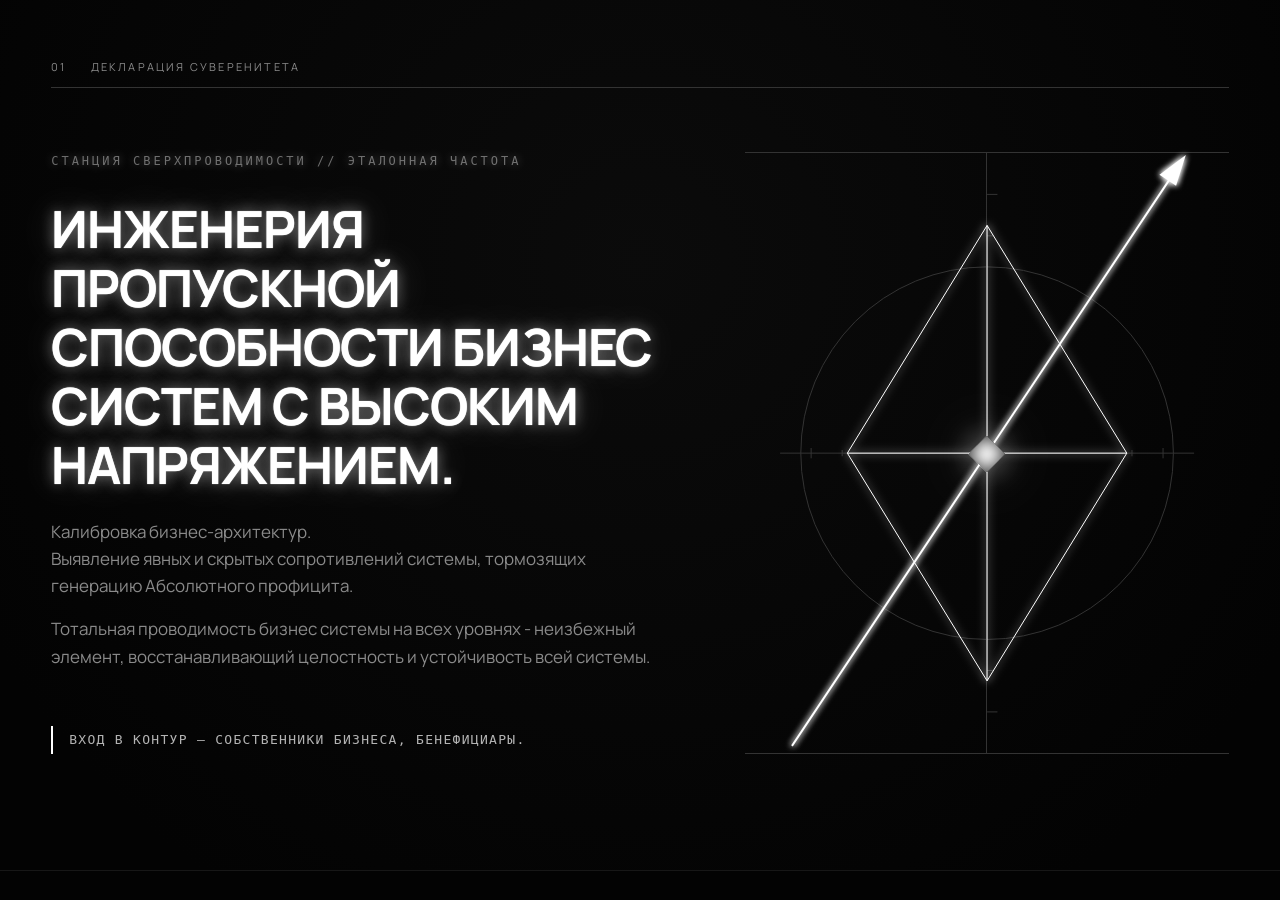
<file: hero-v2.html>
<!doctype html>
<html lang="ru">
<head>
  <meta charset="utf-8">
  <meta name="viewport" content="width=device-width, initial-scale=1">
  <!-- Название страницы — моё, бренда в материалах нет -->
  <title>Станция сверхпроводимости — вариант экрана</title>
  <meta name="robots" content="noindex">
  <link rel="preconnect" href="https://fonts.googleapis.com">
  <link rel="preconnect" href="https://fonts.gstatic.com" crossorigin>
  <!-- Space Grotesk не поддерживает кириллицу, поэтому взят Manrope (моя замена) -->
  <link href="https://fonts.googleapis.com/css2?family=Manrope:wght@300;400;500;600;700&display=swap" rel="stylesheet">
  <link rel="stylesheet" href="css/style.css?v=6">
  <link rel="stylesheet" href="css/hero-v2.css?v=1">
</head>
<body>

<main class="frame">

  <!-- 1. ДЕКЛАРАЦИЯ СУВЕРЕНИТЕТА -->
  <section class="block hero" id="declaration">
    <div class="block__index"><span>01</span><span>Декларация суверенитета</span></div>
    <div class="hero__grid">
      <div class="hero__text">
        <p class="overline">СТАНЦИЯ СВЕРХПРОВОДИМОСТИ // ЭТАЛОННАЯ ЧАСТОТА</p>
        <h1 class="h1">Инженерия пропускной способности бизнес систем с&nbsp;высоким напряжением.</h1>
        <div class="manifest">
          <p>Калибровка бизнес-архитектур.<br>Выявление явных и&nbsp;скрытых сопротивлений системы, тормозящих генерацию Абсолютного профицита.</p>
          <p>Тотальная проводимость бизнес системы на&nbsp;всех уровнях&nbsp;- неизбежный элемент, восстанавливающий целостность и&nbsp;устойчивость всей системы.</p>
        </div>
        <p class="status"><span class="status__lamp" aria-hidden="true"></span>Вход в&nbsp;контур&nbsp;— Собственники бизнеса, Бенефициары.</p>
      </div>
      <!-- Кристалл/вектор проводимости — моя графика по описанию из концепции -->
      <figure class="hero__art" aria-hidden="true">
        <!-- Вытянутые пропорции: верхняя и нижняя линии совпадают с краями текстовой колонки -->
        <svg viewBox="0 0 400 580" fill="none" preserveAspectRatio="xMidYMid meet">
          <defs>
            <!-- Свечение SVG-фильтром: CSS drop-shadow на SVG не работает в Safari (iPhone) -->
            <filter id="glow-vector" x="-20%" y="-20%" width="140%" height="140%">
              <feGaussianBlur stdDeviation="3" result="b"/>
              <feMerge><feMergeNode in="b"/><feMergeNode in="b"/><feMergeNode in="SourceGraphic"/></feMerge>
            </filter>
            <filter id="glow-node" x="-300%" y="-300%" width="700%" height="700%">
              <feGaussianBlur stdDeviation="4" result="b"/>
              <feMerge><feMergeNode in="b"/><feMergeNode in="SourceGraphic"/></feMerge>
            </filter>
          </defs>
          <g class="art-grid">
            <line x1="0" y1="290" x2="400" y2="290"/>
            <circle cx="200" cy="290" r="180"/>
          </g>
          <g class="art-ticks">
            <line x1="200" y1="40" x2="210" y2="40"/><line x1="200" y1="80" x2="206" y2="80"/>
            <line x1="200" y1="500" x2="206" y2="500"/><line x1="200" y1="540" x2="210" y2="540"/>
            <line x1="30" y1="285" x2="30" y2="295"/><line x1="60" y1="287" x2="60" y2="293"/>
            <line x1="340" y1="287" x2="340" y2="293"/><line x1="370" y1="285" x2="370" y2="295"/>
          </g>
          <!-- Ромб фронтально, только сплошные линии: контур и две диагонали через центр -->
          <g class="art-crystal">
            <polygon points="200,70 335,290 200,510 65,290"/>
            <line x1="200" y1="70" x2="200" y2="510"/>
            <line x1="65" y1="290" x2="335" y2="290"/>
          </g>
          <!-- Стрела калибровки: от низа ромба насквозь через центр и за пределы фигуры -->
          <g class="art-vector" filter="url(#glow-vector)">
            <line x1="12" y1="572" x2="380" y2="20"/>
            <polygon points="392,2 382.6,31.7 366.6,21.1"/>
          </g>
          <circle class="art-node" cx="200" cy="290" r="3.5" filter="url(#glow-node)"/>
        </svg>
        <span class="energy-beam"></span>
      </figure>
    </div>
  </section>

</main>

</body>
</html>
</file>
<file: css/style.css>
/* Вариант 1 из концепции: один матовый фон, линии 1px, без цветных акцентов */
:root {
  --bg: #0D0D0D;
  --text: #E0E0E0;
  --line: #333333;
  --muted: #8A8A8A;   /* приглушённый текст — мой оттенок между #333 и #E0E0E0 */
  --white: #FFFFFF;
  --glow: 0 0 24px rgba(224, 224, 224, 0.08), inset 0 0 40px rgba(224, 224, 224, 0.04);
  --font: "Manrope", "Neue Haas Grotesk Display", "Helvetica Neue", Arial, sans-serif;
  --track: 0.08em;
  --pad: clamp(16px, 4vw, 56px);
}

*, *::before, *::after { box-sizing: border-box; }

html { background: var(--bg); }

body {
  margin: 0;
  background: var(--bg);
  color: var(--text);
  font-family: var(--font);
  font-size: 16px;
  line-height: 1.6;
  -webkit-font-smoothing: antialiased;
}

p { margin: 0; }
ul { margin: 0; padding: 0; list-style: none; }

/* Сетка-чертёж: блоки разделены только горизонтальными линиями */
.frame {
  max-width: 1280px;
  margin: 0 auto;
}

.block {
  padding: clamp(56px, 9vw, 120px) var(--pad);
  border-bottom: 1px solid var(--line);
}


/* Строка-индекс раздела: на основной странице убрана, нужна вариантам hero-v2 и character */
.block__index {
  display: flex;
  gap: 24px;
  margin-bottom: clamp(32px, 5vw, 64px);
  padding-bottom: 12px;
  border-bottom: 1px solid var(--line);
  font-size: 11px;
  letter-spacing: 0.2em;
  text-transform: uppercase;
  color: var(--muted);
}

/* Типографика */
.overline,
.h1, .h2, .h3,
.code,
.gate__status,
.btn {
  text-transform: uppercase;
  letter-spacing: var(--track);
}

.overline {
  font-size: 12px;
  letter-spacing: 0.24em;
  color: #B8B8B8;
  text-shadow: 0 0 10px rgba(255, 255, 255, 0.35);
  margin-bottom: 28px;
}

.h1 {
  margin: 0 0 40px;
  color: var(--white);
  /* декларация светится как луч (просьба заказчицы); кегль и начертание прежние */
  text-shadow: 0 0 1px rgba(255, 255, 255, 0.9), 0 0 14px rgba(255, 255, 255, 0.45), 0 0 42px rgba(255, 255, 255, 0.22);
  font-size: clamp(28px, 4.2vw, 56px);
  line-height: 1.12;
  font-weight: 600;
}

.h2 {
  margin: 0 0 24px;
  max-width: 900px;
  font-size: clamp(22px, 3vw, 38px);
  line-height: 1.2;
  font-weight: 600;
}

.h3 {
  margin: 28px 0 14px;
  font-size: 15px;
  line-height: 1.4;
  font-weight: 600;
}

.lead {
  max-width: 760px;
  font-size: clamp(16px, 1.4vw, 19px);
  color: var(--text);
}

.note { color: var(--muted); }

/* «Параметры входа…» — чёткой плашкой, в стиле заголовков схем */
.fixed {
  display: inline-block;
  padding: 10px 0;
  border-top: 1px solid var(--text);
  border-bottom: 1px solid var(--text);
  font-size: 15px;
  font-weight: 600;
  line-height: 1.4;
  letter-spacing: var(--track);
  text-transform: uppercase;
}

/* 1. Главный экран */
.hero { padding-top: clamp(28px, 4.5vw, 60px); }

.hero__grid {
  display: grid;
  grid-template-columns: 1.3fr 1fr;
  gap: clamp(32px, 5vw, 80px);
  align-items: stretch;
}

.manifest {
  display: grid;
  gap: 16px;
  max-width: 620px;
  color: var(--muted);
  font-size: 17px;
}

.status {
  display: inline-flex;
  align-items: center;
  gap: 14px;
  margin-top: clamp(36px, 5vw, 56px);
  padding: 14px 20px;
  border: 1px solid var(--line);
  font-size: 13px;
  letter-spacing: 0.06em;
  box-shadow: var(--glow);
}

.status__lamp {
  flex: none;
  width: 8px;
  height: 8px;
  border-radius: 50%;
  background: var(--text);
  box-shadow: 0 0 10px rgba(255, 255, 255, 0.6);
}

/* Графика растянута ровно на высоту текстовой колонки и не влияет на её высоту */
.hero__art {
  margin: 0;
  position: relative;
  border-top: 1px solid var(--line);
  border-bottom: 1px solid var(--line);
  /* центральная вертикаль на всю высоту колонки */
  background: linear-gradient(var(--line), var(--line)) no-repeat center / 1px 100%;
}
.hero__art svg { position: absolute; inset: 0; width: 100%; height: 100%; display: block; overflow: visible; }
.hero__art svg * { vector-effect: non-scaling-stroke; }

.art-grid line, .art-grid circle,
.art-ticks line { stroke: var(--line); stroke-width: 1; }
.art-crystal * { stroke: var(--text); stroke-width: 1; stroke-linejoin: miter; }
.art-crystal .back { stroke: var(--muted); stroke-dasharray: 3 4; }
/* Стрела — главный элемент: толще, со свечением (фильтр задан в самом SVG) */
.art-vector line { stroke: var(--white); stroke-width: 2; stroke-linecap: square; }
/* ореол под ядром — световой разрез */
.art-vector .halo { stroke-width: 9; opacity: 0.28; stroke-linecap: round; }
.art-vector polygon { fill: var(--white); stroke: none; }
.art-node { fill: var(--white); }

/* 2. Физика */
.cells {
  display: grid;
  margin-top: clamp(40px, 6vw, 72px);
  border-top: 1px solid var(--line);
  border-left: 1px solid var(--line);
}
.cells--3 { grid-template-columns: repeat(3, 1fr); }

.cell {
  padding: 32px;
  border-right: 1px solid var(--line);
  border-bottom: 1px solid var(--line);
  color: var(--muted);
}
.cell .h3 { color: var(--text); }

.scheme { width: 100%; height: auto; display: block; overflow: visible; }
.scheme .wall { stroke: var(--muted); stroke-width: 1; }
.scheme .leak { stroke: var(--muted); stroke-width: 1; stroke-dasharray: 2 5; filter: blur(0.6px); }
.scheme .mesh line { stroke: var(--line); stroke-width: 1; }
.scheme .flow { stroke: var(--text); stroke-width: 1; }
.scheme .flow--strong { stroke: var(--white); stroke-width: 2; }
.scheme .branches path { stroke: var(--text); stroke-width: 1; stroke-linecap: round; }
/* частицы прежней диссипации — нужны варианту character */
.scheme .spray line { stroke: var(--white); stroke-linecap: round; }
.scheme .ray { stroke: var(--white); stroke-width: 2; }
.scheme .ray-tail { stroke: var(--text); stroke-width: 1; opacity: 0.45; }
.scheme .doc { stroke: var(--text); stroke-width: 1; }
.scheme .doc-lines line { stroke: var(--muted); stroke-width: 1; }
.scheme .art-ticks line { stroke: var(--muted); }
/* Импульс в вектор — поле радара */
.scheme--radar .radar-grid line { stroke: var(--line); stroke-width: 0.7; opacity: 0.9; }
.scheme--radar .radar-rings circle { stroke: #4A4A4A; stroke-width: 0.8; stroke-dasharray: 1 3; }
.scheme--radar .routes polyline { stroke: var(--text); stroke-width: 1; stroke-linejoin: miter; }
.scheme--radar .route-nodes rect { fill: var(--bg); stroke: var(--text); stroke-width: 0.8; }
.scheme--radar .route-ends circle { fill: var(--text); }
.scheme--radar .cut line { stroke: var(--white); stroke-width: 1.6; }
.scheme--radar .cut polygon { fill: var(--white); }
.scheme--radar .radar-label text {
  fill: var(--muted);
  font-family: ui-monospace, "SFMono-Regular", Menlo, Consolas, monospace;
  font-size: 6.5px;
  letter-spacing: 0.08em;
}
.scheme--radar .radar-label text:last-child { fill: var(--white); }

.summary {
  margin-top: clamp(40px, 6vw, 72px);
  max-width: 820px;
  padding-left: 24px;
  border-left: 1px solid var(--text);
  font-size: clamp(17px, 1.6vw, 22px);
  line-height: 1.5;
}

/* 3. Реестр — спецификационная таблица */
.spec {
  margin-top: clamp(40px, 6vw, 64px);
  border-top: 1px solid var(--line);
}

.spec__row {
  display: grid;
  grid-template-columns: 1fr 1.3fr 1.2fr;
  border-bottom: 1px solid var(--line);
}
.spec__row > * {
  padding: 32px 28px;
}
.spec__row > * + * { border-left: 1px solid var(--line); }

/* Строка как в PDF: «КОД | Название» */
.spec__code { line-height: 1.5; }
.code { font-size: 17px; font-weight: 700; }
.sep { color: var(--muted); margin: 0 4px; }
.name { color: var(--muted); font-size: 15px; }

.spec__body { display: grid; gap: 12px; align-content: start; color: var(--muted); }

.spec__prices { display: grid; align-content: start; }
.spec__prices li {
  display: flex;
  justify-content: space-between;
  align-items: baseline;
  gap: 16px;
  padding: 12px 0;
  border-bottom: 1px dashed var(--line);
}
.spec__prices li:first-child { padding-top: 0; }
.spec__prices li:last-child { border-bottom: 0; padding-bottom: 0; }
.spec__prices b { flex: none; font-weight: 600; font-variant-numeric: tabular-nums; white-space: nowrap; }

/* Станция — отдельный продукт: название и строка с ценой тем же шрифтом, что и остальные тарифы */
.spec__station { flex-direction: column; align-items: stretch !important; gap: 10px; }
.spec__station p { font-size: 13px; color: var(--muted); line-height: 1.55; }
.spec__station-price { display: flex; justify-content: space-between; align-items: baseline; gap: 16px; }

/* 4. Фильтр — свет */
.gate {
  margin-top: clamp(32px, 5vw, 56px);
  max-width: 860px;
}

.gate__status {
  display: flex;
  align-items: center;
  gap: 14px;
  margin-bottom: 28px;
  font-size: 14px;
  font-weight: 700;
  letter-spacing: 0.2em;
}

.gate__list { display: grid; gap: 18px; }
.gate__list li {
  position: relative;
  padding-left: 32px;
}
.gate__list li::before {
  content: "";
  position: absolute;
  left: 0;
  top: 0.8em;
  width: 16px;
  border-top: 1px solid var(--text);
}

/* 5. Терминал формы */
.terminal {
  display: grid;
  gap: 14px;
  margin-top: clamp(32px, 5vw, 56px);
  max-width: 760px;
}

.field { display: block; }

.field__label {
  display: flex;
  gap: 16px;
  margin-bottom: 6px;
  font-size: 13px;
  letter-spacing: 0.06em;
  color: var(--text);
}
.field__label i { font-style: normal; color: var(--muted); }

.field input,
.field textarea,
.field select {
  width: 100%;
  padding: 12px 14px;
  border: 0;
  border-radius: 0;
  /* без линий-разделителей: поле — едва заметная плашка (просьба заказчицы) */
  background: rgba(255, 255, 255, 0.04);
  box-shadow: inset 2px 0 0 transparent;
  color: var(--text);
  font: inherit;
  font-size: 17px;
  outline: none;
  resize: vertical;
}
.field select {
  appearance: none;
  cursor: pointer;
  padding-right: 36px;
  background: rgba(255, 255, 255, 0.04) url("data:image/svg+xml,%3Csvg xmlns='http://www.w3.org/2000/svg' width='12' height='8' fill='none'%3E%3Cpath d='M1 1l5 5 5-5' stroke='%23E0E0E0'/%3E%3C/svg%3E") no-repeat right 14px center;
}
.field select option, .field select optgroup { background: var(--bg); color: var(--text); }

/* Свой выпадающий список (строится в js/main.js из <select>) */
.dd__native {
  position: absolute !important;
  width: 1px !important; height: 1px !important;
  opacity: 0; pointer-events: none;
}
.field { position: relative; }
.dd { position: relative; }

.dd__btn {
  display: block;
  width: 100%;
  padding: 12px 36px 12px 14px;
  border: 0;
  border-radius: 0;
  box-shadow: inset 2px 0 0 transparent;
  background: rgba(255, 255, 255, 0.04) url("data:image/svg+xml,%3Csvg xmlns='http://www.w3.org/2000/svg' width='12' height='8' fill='none'%3E%3Cpath d='M1 1l5 5 5-5' stroke='%23E0E0E0'/%3E%3C/svg%3E") no-repeat right 14px center;
  color: var(--muted);
  font: inherit;
  font-size: 17px;
  text-align: left;
  cursor: pointer;
  transition: none;
}
.dd.has-value .dd__btn { color: var(--text); }
.dd__btn:focus-visible,
.dd.is-open .dd__btn { outline: none; box-shadow: inset 2px 0 0 var(--white); }
.dd.is-open .dd__btn {
  background-image: url("data:image/svg+xml,%3Csvg xmlns='http://www.w3.org/2000/svg' width='12' height='8' fill='none'%3E%3Cpath d='M1 7l5-5 5 5' stroke='%23FFFFFF'/%3E%3C/svg%3E");
}
.field.is-invalid .dd__btn { outline: 1px dashed var(--muted); outline-offset: -1px; }

.dd__list {
  position: absolute;
  z-index: 10;
  top: calc(100% + 8px);
  left: 0;
  right: 0;
  max-height: 380px;
  overflow-y: auto;
  margin: 0;
  padding: 8px 0;
  list-style: none;
  background: var(--bg);
  border: 1px solid #4A4A4A;
  box-shadow: 0 24px 48px rgba(0, 0, 0, 0.7), var(--glow);
  outline: none;
}

.dd__group {
  padding: 14px 16px 8px;
  font-size: 11px;
  font-weight: 600;
  letter-spacing: 0.2em;
  text-transform: uppercase;
  color: var(--muted);
}
.dd__group + .dd__opt { border-top: 1px solid var(--line); }
.dd__group:not(:first-child) { margin-top: 4px; border-top: 1px solid var(--line); }

.dd__opt {
  display: flex;
  justify-content: space-between;
  align-items: baseline;
  gap: 16px;
  padding: 12px 16px;
  border-left: 1px solid transparent;
  color: var(--muted);
  font-size: 15px;
  line-height: 1.45;
  cursor: pointer;
}
.dd__opt--sub { padding-left: 32px; }
.dd__opt--sub[aria-selected="true"]::before { left: 16px; }
/* верхнеуровневые протоколы — с кодом капсом, как в реестре */
.dd__opt:not(.dd__opt--sub) { border-top: 1px solid var(--line); }
.dd__opt:not(.dd__opt--sub) .dd__label { color: var(--text); }

.dd__code { font-weight: 700; letter-spacing: var(--track); }

.dd__price {
  flex: none;
  white-space: nowrap;
  font-variant-numeric: tabular-nums;
  color: var(--text);
}

/* Подсветка — резкая, без плавности */
.dd__opt.is-active {
  color: var(--white);
  background: rgba(224, 224, 224, 0.04);
  border-left-color: var(--white);
}
.dd__opt.is-active .dd__label,
.dd__opt.is-active .dd__price { color: var(--white); }
/* точка выбранного пункта — в левом отступе, текст не сдвигает */
.dd__opt { position: relative; }
.dd__opt[aria-selected="true"]::before {
  content: "";
  position: absolute;
  left: 5px;
  top: calc(12px + 0.725em - 3px);
  width: 6px;
  height: 6px;
  border-radius: 50%;
  background: var(--white);
  box-shadow: 0 0 8px rgba(255, 255, 255, 0.6);
}

@media (max-width: 600px) {
  .dd__opt { font-size: 14px; padding: 12px; }
  .dd__opt--sub { padding-left: 24px; }
  .dd__opt--sub[aria-selected="true"]::before { left: 10px; }
  .dd__opt[aria-selected="true"]:not(.dd__opt--sub)::before { left: 3px; }
  .dd__group { padding: 14px 12px 8px; }
}

/* Фокус — резкое включение, без плавности */
.field:focus-within .field__label { color: var(--text); }
.field input:focus,
.field textarea:focus,
.field select:focus { box-shadow: inset 2px 0 0 var(--white); }

.field.is-invalid input,
.field.is-invalid textarea,
.field.is-invalid select { outline: 1px dashed var(--muted); outline-offset: -1px; }

.btn {
  display: block;
  width: 100%;
  margin: 8px 0 0;
  padding: 22px 24px;
  border: 1px solid var(--muted);
  background: #000;
  color: var(--text);
  font: inherit;
  font-size: 14px;
  font-weight: 700;
  letter-spacing: 0.2em;
  cursor: pointer;
  transition: none;
}
.btn:hover,
.btn:focus-visible {
  border-color: var(--white);
  color: var(--white);
  box-shadow: 0 0 0 1px var(--white), 0 0 18px rgba(255, 255, 255, 0.25);
  outline: none;
}

/* Адаптив */
@media (max-width: 960px) {
  .hero__grid { grid-template-columns: 1fr; }
  .hero__art { width: 100%; max-width: 320px; margin: 0 auto; border: 0; background: none; }
  .hero__art svg { position: static; height: auto; }
  .cells--3 { grid-template-columns: 1fr; }
  .spec__row { grid-template-columns: 1fr; }
  .spec__row > * + * { border-left: 0; border-top: 1px solid var(--line); }
}

@media (max-width: 600px) {
  .block__index { gap: 12px; }
  .cell { padding: 24px 16px; }
  .spec__row > * { padding: 24px 16px; }
  .btn { letter-spacing: 0.12em; font-size: 13px; }
  .status { display: flex; }
}
</file>
<file: css/character.css>
/* Вариант «с характером» поверх style.css. Всё здесь — моя трактовка, в материалах заказчицы этого нет.
   1. Голос в шрифте  2. Резкий масштаб  3. Сквозной импульс (js/character.js)
   4. Живые схемы     5. Один сигнальный цвет — только там, где поток идёт без потерь */

:root {
  /* По референсу заказчицы 04.11: фон тёмно-синий вместо чёрного, голубой — с белым оттенком.
     Точные оттенки — мой подбор по картинке */
  --bg: #050B2E;                     /* глубокий насыщенный синий, просьба 04.11 */
  --line: #1F2B57;
  --muted: #8C97B3;
  --text: #E2E8F5;
  --signal: #A6E4FF;                 /* голубой с белым оттенком — ядро света */
  --signal-glow: rgba(64, 170, 255, 0.6);  /* синее свечение вокруг */
  --display: "Oswald", "Arial Narrow", sans-serif;
  --mono: "JetBrains Mono", ui-monospace, Menlo, Consolas, monospace;
}

/* фон — глубокий синий с лёгким светом сверху, как на референсе */
/* Объёмный фон («глубокий синий, пронзающий, как 3D» — просьба 04.11):
   свет из глубины по центру, тёмные края-виньетка, лёгкое свечение снизу.
   Слой закреплён на экране, поэтому при прокрутке ощущается пространство, а не заливка */
body { background: transparent; }   /* иначе заливка body закроет объёмный слой */
body::before {
  content: "";
  position: fixed;
  inset: 0;
  z-index: -1;
  pointer-events: none;
  background:
    radial-gradient(70% 55% at 50% 38%, rgba(36, 92, 255, 0.34), transparent 70%),
    radial-gradient(40% 30% at 50% 42%, rgba(90, 170, 255, 0.16), transparent 70%),
    radial-gradient(90% 40% at 50% 115%, rgba(30, 80, 230, 0.35), transparent 70%),
    radial-gradient(140% 100% at 50% 50%, transparent 45%, rgba(1, 3, 14, 0.85) 100%),
    linear-gradient(180deg, #040A2C 0%, #071444 50%, #030820 100%);
}
/* Кнопка формы — голубой периметр со свечением, фон синий, не чёрный (просьба 04.11) */
.btn {
  background: #0A1A48;
  border-color: var(--signal);
  color: #EAF7FF;
  text-shadow: 0 0 10px rgba(166, 228, 255, 0.7);
  box-shadow: 0 0 0 1px var(--signal), 0 0 22px rgba(64, 170, 255, 0.45), inset 0 0 22px rgba(64, 170, 255, 0.18);
}

/* Свечение названий (просьба заказчицы: «чтобы блестели, выделялись как луч») */
.cell .h3,
.spec__code .name {
  color: var(--white);
  text-shadow: 0 0 1px rgba(255, 255, 255, 1), 0 0 8px rgba(166, 228, 255, 0.8), 0 0 22px rgba(64, 170, 255, 0.6), 0 0 44px rgba(64, 170, 255, 0.3);
}
.spec__code .code { text-shadow: 0 0 12px rgba(166, 228, 255, 0.35); }
.spec__code .name { font-size: 16px; }

/* Форма собрана плотнее: поля без линий, меньше воздуха между ними */
.terminal { gap: 10px; }
.field__label { margin-bottom: 4px; }
.field input, .field textarea, .field select, .dd__btn { background-color: rgba(166, 200, 255, 0.06); }

/* 1. Голос в шрифте */
.h1, .h2 {
  font-family: var(--display);
  font-weight: 500;
  letter-spacing: 0.01em;
}
.h1 { font-size: clamp(38px, 5.6vw, 80px); line-height: 1.02; }
.h2 { font-size: clamp(30px, 4.2vw, 56px); line-height: 1.04; max-width: 1000px; }

.overline, .block__index, .h3, .code, .gate__status, .btn,
.field__label i, .status, .mega__note {
  font-family: var(--mono);
}
.h3 { font-size: 13px; letter-spacing: 0.06em; font-weight: 700; }
.code { font-size: 15px; letter-spacing: 0.04em; }
.overline { font-size: 11px; letter-spacing: 0.2em; }
.status { font-size: 12px; letter-spacing: 0.04em; }

/* 2. Резкий масштаб: слово во всю ширину, размер подгоняет скрипт */
.mega {
  display: grid;
  gap: 6px;
  margin: 0 0 clamp(36px, 5vw, 64px);
  padding-bottom: 14px;
  border-bottom: 1px solid var(--line);
}
.mega__note {
  font-size: 11px;
  letter-spacing: 0.2em;
  text-transform: uppercase;
  color: var(--muted);
}
.mega__word {
  display: block;
  width: max-content;              /* ширина по тексту — по ней скрипт считает размер */
  font-family: var(--display);
  font-weight: 600;
  font-size: 18vw;                 /* запасной размер, если скрипт не отработал */
  line-height: 0.82;
  letter-spacing: -0.01em;
  color: var(--white);
  white-space: nowrap;
  transform-origin: left bottom;
}
/* «СИГНАЛ» — снова во всю ширину и сплошным голубым, как в первой версии («мощнее бил»), со свечением */
#portal .mega__word {
  color: var(--signal);
  text-shadow: 0 0 18px rgba(64, 170, 255, 0.55), 0 0 60px rgba(64, 170, 255, 0.35);
}

/* 5. Сигнал: стрела главного экрана — чистый поток */
.art-vector line { stroke: var(--signal); }
.art-vector .halo { stroke: #4AAEFF; }
.art-vector polygon { fill: var(--signal); }
.status__lamp--signal { background: var(--signal); box-shadow: 0 0 12px var(--signal-glow); }
.btn:hover, .btn:focus-visible {
  border-color: #fff;
  color: #fff;
  background: #0E2360;
  box-shadow: 0 0 0 1px var(--signal), 0 0 32px rgba(64, 170, 255, 0.65), inset 0 0 26px rgba(64, 170, 255, 0.25);
}
.btn.is-target { box-shadow: 0 0 0 1px var(--signal), 0 0 32px rgba(64, 170, 255, 0.6), inset 0 0 26px rgba(64, 170, 255, 0.22); }

/* 3. Сквозной импульс — холст поверх страницы, клики не перехватывает */
.thread {
  position: fixed;
  inset: 0;
  width: 100%;
  height: 100%;
  pointer-events: none;
  z-index: 5;
}

/* 4. Живые схемы — запускаются, когда ячейка появляется на экране */
.cell .scheme * { transform-box: view-box; }

/* Диссипация: частицы непрерывно отрываются и улетают вперёд */
.cell--dissipation .spray line { opacity: 0; }
.cell--dissipation.is-live .spray line {
  animation: fly var(--dur, 4s) cubic-bezier(.2, .6, .3, 1) var(--delay, 0s) infinite;
}
@keyframes fly {
  0%   { opacity: 0; transform: translate(calc(var(--dx) * -1), calc(var(--dy) * -1)); }
  18%  { opacity: var(--op, 1); }
  70%  { opacity: var(--op, 1); }
  100% { opacity: 0; transform: translate(calc(var(--dx) * 0.6), calc(var(--dy) * 0.6)); }
}
.cell--dissipation.is-live .ray { animation: flicker 2.6s ease-in-out infinite; }
.cell--dissipation.is-live .ray:nth-of-type(2n) { animation-delay: -1.3s; }
@keyframes flicker { 50% { opacity: 0.25; } }

/* Гипер-сжатие: луч упирается в сетку, его отталкивает назад */
.cell--compression.is-live .push { animation: push 3.2s cubic-bezier(.5, 0, .2, 1) infinite; }
@keyframes push {
  0%   { transform: translateX(-10px); }
  45%  { transform: translateX(14px); }
  52%  { transform: translateX(8px); }
  100% { transform: translateX(-10px); }
}
.cell--compression.is-live .mesh line { animation: hit 3.2s ease-out infinite; }
@keyframes hit {
  0%, 40%   { stroke: var(--line); }
  47%       { stroke: var(--text); }
  70%, 100% { stroke: var(--line); }
}

/* Импульс в вектор (правки 06.11): стрела упирается в документ, за ним — несколько тонких волн; форму волн задаёт js/character.js */
.cell--impulse .wave {
  stroke: var(--text);
  stroke-width: 0.8;
  stroke-linejoin: round;
  stroke-linecap: round;
  fill: none;
}
.cell--impulse .waves { filter: drop-shadow(0 0 2px rgba(166, 228, 255, 0.3)); }
/* самая сильная волна — голубой сигнал со свечением, как названия и кнопка */
.cell--impulse .wave--strong { filter: drop-shadow(0 0 3px var(--signal-glow)) drop-shadow(0 0 8px rgba(64, 170, 255, 0.45)); }
/* стрела доходит до документа и упирается: тот же ритм, что у «Гипер-сжатия» */
.cell--impulse.is-live .push { animation: knock 3.2s cubic-bezier(.5, 0, .2, 1) infinite; }
@keyframes knock {
  0%   { transform: translateX(-12px); }
  45%  { transform: translateX(4px); }
  52%  { transform: translateX(0); }
  100% { transform: translateX(-12px); }
}
.cell--impulse.is-live .doc { animation: doc-hit 3.2s ease-out infinite; }
@keyframes doc-hit {
  0%, 40%   { stroke: var(--text); }
  47%       { stroke: var(--white); filter: drop-shadow(0 0 3px var(--signal-glow)); }
  70%, 100% { stroke: var(--text); }
}

@media (prefers-reduced-motion: reduce) {
  .cell .scheme * { animation: none !important; }
  .cell--dissipation .spray line { opacity: var(--op, 1); }
}

/* Итог раздела «Физика» — три абзаца, как прислала заказчица (2-й и 3-й курсивом, как у неё) */
.summary { display: grid; gap: 14px; }
.summary em { font-style: italic; color: var(--text); }
</file>
<file: css/hero-v2.css>
/* Вариант первого экрана по присланному CSS: угольный фон, виньетка, светящееся ядро.
   Классы из присланного кода перенесены на нашу разметку:
   .sovereign-station → .hero, .station-header → .overline, .station-title → .h1,
   .energy-beam → .energy-beam (новое ядро в центре ромба), .gate-access → .status */

.hero {
  position: relative;
  background-color: #030303;
  color: #f0f0f0;
  min-height: 90vh;
  overflow: hidden;
  border-bottom: 1px solid rgba(255, 255, 255, 0.08);
}

/* Кинематографическая виньетка (в присланном коде кавычки были типографские — исправлено на '') */
.hero::after {
  content: '';
  position: absolute;
  inset: 0;
  background: radial-gradient(circle at 50% 30%, rgba(255, 255, 255, 0.03) 0%, rgba(3, 3, 3, 0.95) 85%);
  pointer-events: none;
  z-index: 1;
}
.hero > * { position: relative; z-index: 2; }

/* Фон страницы за пределами 1280px тоже угольный, чтобы экран не выглядел «вставкой» */
html, body { background: #030303; }

.hero .overline {
  font-family: ui-monospace, "SFMono-Regular", Menlo, Consolas, monospace;
  font-size: 12px;
  letter-spacing: 0.25em;
  color: rgba(255, 255, 255, 0.4);
}

.hero .h1 {
  font-size: clamp(32px, 4vw, 56px);
  font-weight: 700;
  line-height: 1.15;
  letter-spacing: -0.02em;
  max-width: 900px;
  margin: 24px 0;
  color: #ffffff;
}

/* Шлюз доступа: жёсткий барьер слева вместо плашки */
.hero .status {
  font-family: ui-monospace, "SFMono-Regular", Menlo, Consolas, monospace;
  font-size: 13px;
  letter-spacing: 0.1em;
  text-transform: uppercase;
  color: rgba(255, 255, 255, 0.7);
  border: 0;
  border-left: 2px solid #ffffff;
  box-shadow: none;
  padding: 4px 0 4px 16px;
}
.hero .status__lamp { display: none; }

/* Контур ромба ярче, со свечением */
.hero .art-crystal * { stroke: #ffffff; }
.hero .art-crystal { filter: url(#glow-node); }
.hero .art-node { display: none; }

/* Ядро-излучатель: белый ромб в центре фигуры с пульсирующим свечением.
   В присланном коде 60px — у нас ромб-фигура меньше, поэтому ядро уменьшено (моё решение) */
.energy-beam {
  position: absolute;
  top: 50%;
  left: 50%;
  width: clamp(18px, 2vw, 26px);
  height: clamp(18px, 2vw, 26px);
  margin: calc(clamp(18px, 2vw, 26px) / -2) 0 0 calc(clamp(18px, 2vw, 26px) / -2);
  background: #ffffff;
  transform: rotate(45deg);
  box-shadow:
    0 0 30px rgba(255, 255, 255, 0.6),
    0 0 80px rgba(255, 255, 255, 0.3),
    inset 0 0 15px rgba(0, 0, 0, 0.8);
  animation: core-pulse 4s ease-in-out infinite;
  pointer-events: none;
}

@keyframes core-pulse {
  0%, 100% {
    box-shadow: 0 0 25px rgba(255, 255, 255, 0.4), 0 0 60px rgba(255, 255, 255, 0.2);
    transform: rotate(45deg) scale(0.98);
  }
  50% {
    box-shadow: 0 0 45px rgba(255, 255, 255, 0.8), 0 0 110px rgba(255, 255, 255, 0.4);
    transform: rotate(45deg) scale(1.02);
  }
}

@media (prefers-reduced-motion: reduce) {
  .energy-beam { animation: none; }
}

@media (max-width: 960px) {
  .hero { min-height: 0; }
}
</file>
